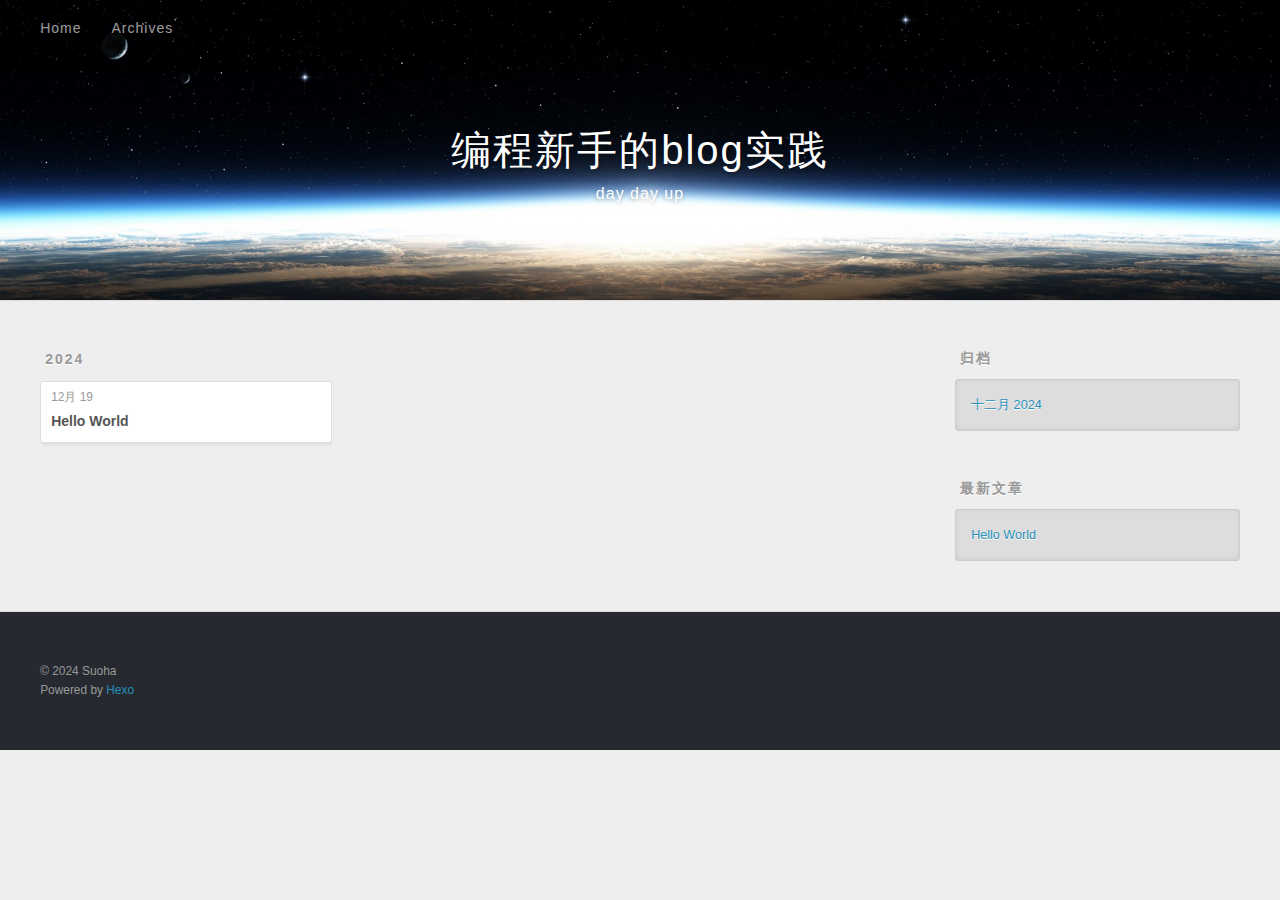
<file: archives/index.html>
<!DOCTYPE html>
<html>
<head>
  <meta charset="utf-8">
  
  
  <title>归档 | 编程新手的blog实践</title>
  <meta name="viewport" content="width=device-width, initial-scale=1, shrink-to-fit=no">
  <meta property="og:type" content="website">
<meta property="og:title" content="编程新手的blog实践">
<meta property="og:url" content="http://example.com/archives/index.html">
<meta property="og:site_name" content="编程新手的blog实践">
<meta property="og:locale" content="zh_CN">
<meta property="article:author" content="Suoha">
<meta name="twitter:card" content="summary">
  
    <link rel="alternate" href="/atom.xml" title="编程新手的blog实践" type="application/atom+xml">
  
  
    <link rel="shortcut icon" href="/favicon.png">
  
  
  
<link rel="stylesheet" href="/css/style.css">

  
    
<link rel="stylesheet" href="/fancybox/jquery.fancybox.min.css">

  
  
<meta name="generator" content="Hexo 7.3.0"></head>

<body>
  <div id="container">
    <div id="wrap">
      <header id="header">
  <div id="banner"></div>
  <div id="header-outer" class="outer">
    <div id="header-title" class="inner">
      <h1 id="logo-wrap">
        <a href="/" id="logo">编程新手的blog实践</a>
      </h1>
      
        <h2 id="subtitle-wrap">
          <a href="/" id="subtitle">day day up</a>
        </h2>
      
    </div>
    <div id="header-inner" class="inner">
      <nav id="main-nav">
        <a id="main-nav-toggle" class="nav-icon"><span class="fa fa-bars"></span></a>
        
          <a class="main-nav-link" href="/">Home</a>
        
          <a class="main-nav-link" href="/archives">Archives</a>
        
      </nav>
      <nav id="sub-nav">
        
        
          <a class="nav-icon" href="/atom.xml" title="RSS 订阅"><span class="fa fa-rss"></span></a>
        
        <a class="nav-icon nav-search-btn" title="搜索"><span class="fa fa-search"></span></a>
      </nav>
      <div id="search-form-wrap">
        <form action="//google.com/search" method="get" accept-charset="UTF-8" class="search-form"><input type="search" name="q" class="search-form-input" placeholder="搜索"><button type="submit" class="search-form-submit">&#xF002;</button><input type="hidden" name="sitesearch" value="http://example.com"></form>
      </div>
    </div>
  </div>
</header>

      <div class="outer">
        <section id="main">
  
  
    
    
      
      
      <section class="archives-wrap">
        <div class="archive-year-wrap">
          <a href="/archives/2024" class="archive-year">2024</a>
        </div>
        <div class="archives">
    
    <article class="archive-article archive-type-post">
  <div class="archive-article-inner">
    <header class="archive-article-header">
      <a href="/2024/12/19/hello-world/" class="archive-article-date">
  <time class="dt-published" datetime="2024-12-19T09:12:48.863Z" itemprop="datePublished">12月 19</time>
</a>
      
  
    <h1 itemprop="name">
      <a class="archive-article-title" href="/2024/12/19/hello-world/">Hello World</a>
    </h1>
  

    </header>
  </div>
</article>
  
  
    </div></section>
  


</section>
        
          <aside id="sidebar">
  
    

  
    

  
    
  
    
  <div class="widget-wrap">
    <h3 class="widget-title">归档</h3>
    <div class="widget">
      <ul class="archive-list"><li class="archive-list-item"><a class="archive-list-link" href="/archives/2024/12/">十二月 2024</a></li></ul>
    </div>
  </div>


  
    
  <div class="widget-wrap">
    <h3 class="widget-title">最新文章</h3>
    <div class="widget">
      <ul>
        
          <li>
            <a href="/2024/12/19/hello-world/">Hello World</a>
          </li>
        
      </ul>
    </div>
  </div>

  
</aside>
        
      </div>
      <footer id="footer">
  
  <div class="outer">
    <div id="footer-info" class="inner">
      
      &copy; 2024 Suoha<br>
      Powered by <a href="https://hexo.io/" target="_blank">Hexo</a>
    </div>
  </div>
</footer>

    </div>
    <nav id="mobile-nav">
  
    <a href="/" class="mobile-nav-link">Home</a>
  
    <a href="/archives" class="mobile-nav-link">Archives</a>
  
</nav>
    


<script src="/js/jquery-3.6.4.min.js"></script>



  
<script src="/fancybox/jquery.fancybox.min.js"></script>




<script src="/js/script.js"></script>





  </div>
</body>
</html>
</file>
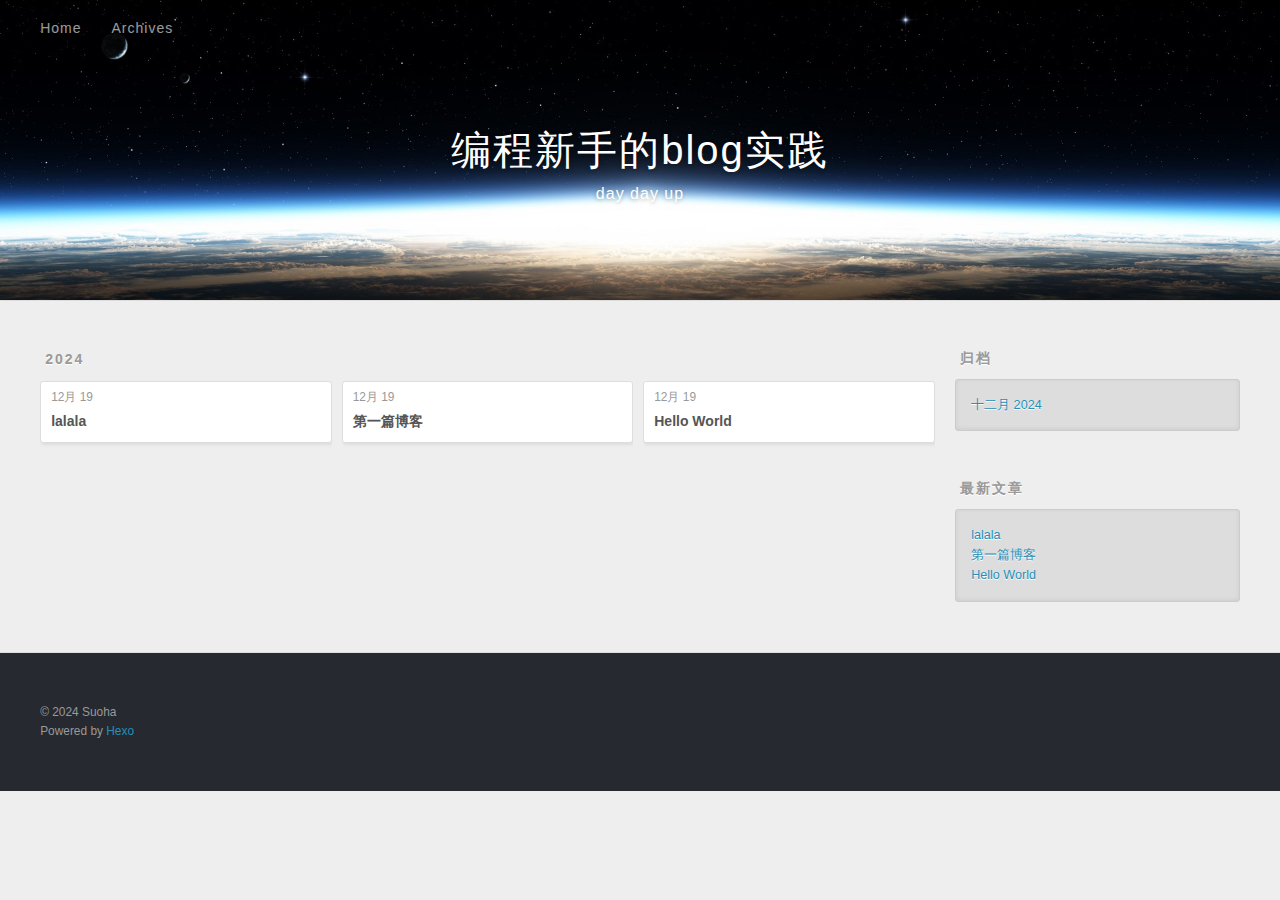
<file: archives/2024/index.html>
<!DOCTYPE html>
<html>
<head>
  <meta charset="utf-8">
  
  
  <title>归档: 2024 | 编程新手的blog实践</title>
  <meta name="viewport" content="width=device-width, initial-scale=1, shrink-to-fit=no">
  <meta property="og:type" content="website">
<meta property="og:title" content="编程新手的blog实践">
<meta property="og:url" content="http://example.com/archives/2024/index.html">
<meta property="og:site_name" content="编程新手的blog实践">
<meta property="og:locale" content="zh_CN">
<meta property="article:author" content="Suoha">
<meta name="twitter:card" content="summary">
  
    <link rel="alternate" href="/atom.xml" title="编程新手的blog实践" type="application/atom+xml">
  
  
    <link rel="shortcut icon" href="/favicon.png">
  
  
  
<link rel="stylesheet" href="/css/style.css">

  
    
<link rel="stylesheet" href="/fancybox/jquery.fancybox.min.css">

  
  
<meta name="generator" content="Hexo 7.3.0"></head>

<body>
  <div id="container">
    <div id="wrap">
      <header id="header">
  <div id="banner"></div>
  <div id="header-outer" class="outer">
    <div id="header-title" class="inner">
      <h1 id="logo-wrap">
        <a href="/" id="logo">编程新手的blog实践</a>
      </h1>
      
        <h2 id="subtitle-wrap">
          <a href="/" id="subtitle">day day up</a>
        </h2>
      
    </div>
    <div id="header-inner" class="inner">
      <nav id="main-nav">
        <a id="main-nav-toggle" class="nav-icon"><span class="fa fa-bars"></span></a>
        
          <a class="main-nav-link" href="/">Home</a>
        
          <a class="main-nav-link" href="/archives">Archives</a>
        
      </nav>
      <nav id="sub-nav">
        
        
          <a class="nav-icon" href="/atom.xml" title="RSS 订阅"><span class="fa fa-rss"></span></a>
        
        <a class="nav-icon nav-search-btn" title="搜索"><span class="fa fa-search"></span></a>
      </nav>
      <div id="search-form-wrap">
        <form action="//google.com/search" method="get" accept-charset="UTF-8" class="search-form"><input type="search" name="q" class="search-form-input" placeholder="搜索"><button type="submit" class="search-form-submit">&#xF002;</button><input type="hidden" name="sitesearch" value="http://example.com"></form>
      </div>
    </div>
  </div>
</header>

      <div class="outer">
        <section id="main">
  
  
    
    
      
      
      <section class="archives-wrap">
        <div class="archive-year-wrap">
          <a href="/archives/2024" class="archive-year">2024</a>
        </div>
        <div class="archives">
    
    <article class="archive-article archive-type-post">
  <div class="archive-article-inner">
    <header class="archive-article-header">
      <a href="/2024/12/19/lalala/" class="archive-article-date">
  <time class="dt-published" datetime="2024-12-19T10:05:43.000Z" itemprop="datePublished">12月 19</time>
</a>
      
  
    <h1 itemprop="name">
      <a class="archive-article-title" href="/2024/12/19/lalala/">lalala</a>
    </h1>
  

    </header>
  </div>
</article>
  
    
    
    <article class="archive-article archive-type-post">
  <div class="archive-article-inner">
    <header class="archive-article-header">
      <a href="/2024/12/19/%E7%AC%AC%E4%B8%80%E7%AF%87%E5%8D%9A%E5%AE%A2/" class="archive-article-date">
  <time class="dt-published" datetime="2024-12-19T09:49:51.898Z" itemprop="datePublished">12月 19</time>
</a>
      
  
    <h1 itemprop="name">
      <a class="archive-article-title" href="/2024/12/19/%E7%AC%AC%E4%B8%80%E7%AF%87%E5%8D%9A%E5%AE%A2/">第一篇博客</a>
    </h1>
  

    </header>
  </div>
</article>
  
    
    
    <article class="archive-article archive-type-post">
  <div class="archive-article-inner">
    <header class="archive-article-header">
      <a href="/2024/12/19/hello-world/" class="archive-article-date">
  <time class="dt-published" datetime="2024-12-19T09:12:48.863Z" itemprop="datePublished">12月 19</time>
</a>
      
  
    <h1 itemprop="name">
      <a class="archive-article-title" href="/2024/12/19/hello-world/">Hello World</a>
    </h1>
  

    </header>
  </div>
</article>
  
  
    </div></section>
  


</section>
        
          <aside id="sidebar">
  
    

  
    

  
    
  
    
  <div class="widget-wrap">
    <h3 class="widget-title">归档</h3>
    <div class="widget">
      <ul class="archive-list"><li class="archive-list-item"><a class="archive-list-link" href="/archives/2024/12/">十二月 2024</a></li></ul>
    </div>
  </div>


  
    
  <div class="widget-wrap">
    <h3 class="widget-title">最新文章</h3>
    <div class="widget">
      <ul>
        
          <li>
            <a href="/2024/12/19/lalala/">lalala</a>
          </li>
        
          <li>
            <a href="/2024/12/19/%E7%AC%AC%E4%B8%80%E7%AF%87%E5%8D%9A%E5%AE%A2/">第一篇博客</a>
          </li>
        
          <li>
            <a href="/2024/12/19/hello-world/">Hello World</a>
          </li>
        
      </ul>
    </div>
  </div>

  
</aside>
        
      </div>
      <footer id="footer">
  
  <div class="outer">
    <div id="footer-info" class="inner">
      
      &copy; 2024 Suoha<br>
      Powered by <a href="https://hexo.io/" target="_blank">Hexo</a>
    </div>
  </div>
</footer>

    </div>
    <nav id="mobile-nav">
  
    <a href="/" class="mobile-nav-link">Home</a>
  
    <a href="/archives" class="mobile-nav-link">Archives</a>
  
</nav>
    


<script src="/js/jquery-3.6.4.min.js"></script>



  
<script src="/fancybox/jquery.fancybox.min.js"></script>




<script src="/js/script.js"></script>





  </div>
</body>
</html>
</file>
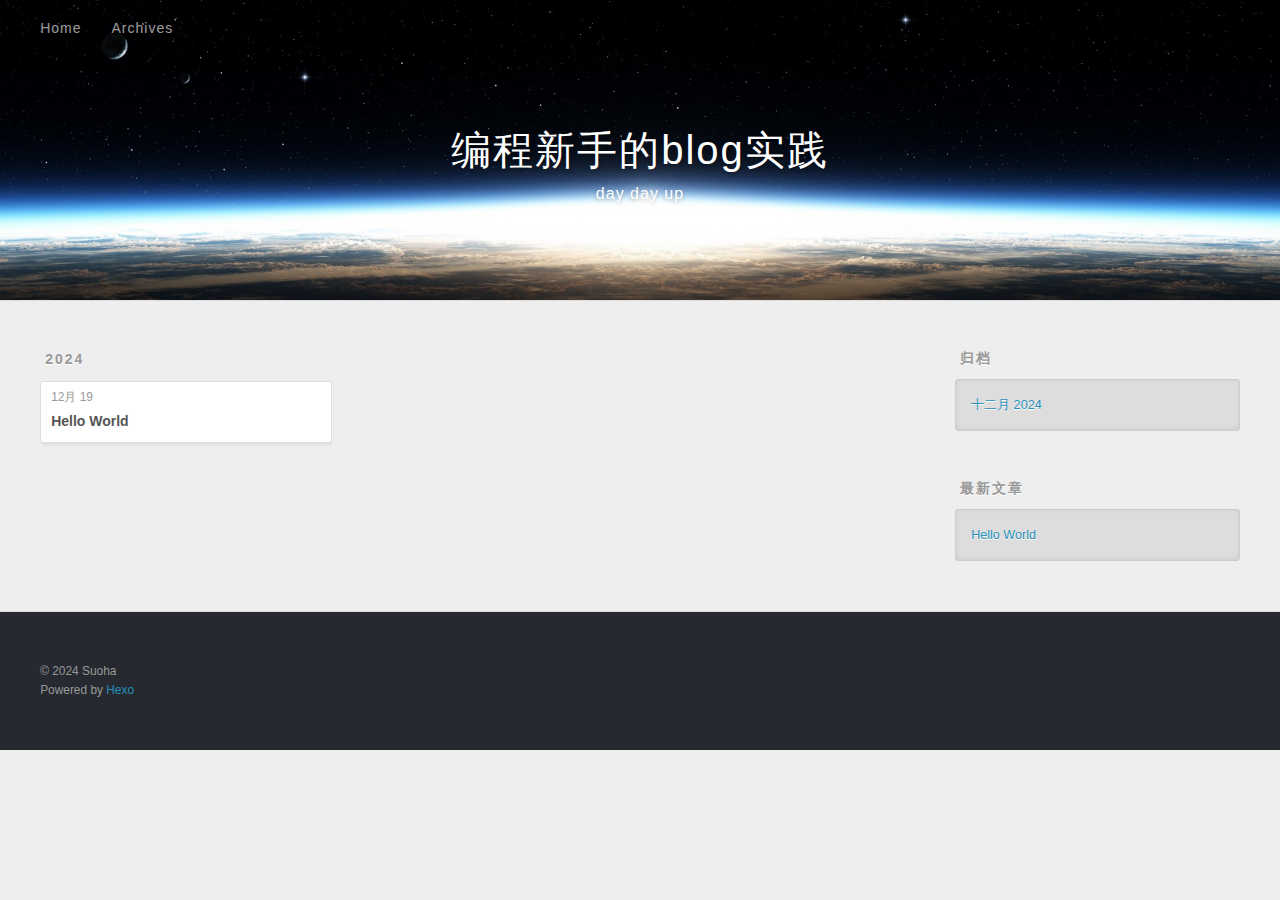
<file: archives/2024/12/index.html>
<!DOCTYPE html>
<html>
<head>
  <meta charset="utf-8">
  
  
  <title>归档: 2024/12 | 编程新手的blog实践</title>
  <meta name="viewport" content="width=device-width, initial-scale=1, shrink-to-fit=no">
  <meta property="og:type" content="website">
<meta property="og:title" content="编程新手的blog实践">
<meta property="og:url" content="http://example.com/archives/2024/12/index.html">
<meta property="og:site_name" content="编程新手的blog实践">
<meta property="og:locale" content="zh_CN">
<meta property="article:author" content="Suoha">
<meta name="twitter:card" content="summary">
  
    <link rel="alternate" href="/atom.xml" title="编程新手的blog实践" type="application/atom+xml">
  
  
    <link rel="shortcut icon" href="/favicon.png">
  
  
  
<link rel="stylesheet" href="/css/style.css">

  
    
<link rel="stylesheet" href="/fancybox/jquery.fancybox.min.css">

  
  
<meta name="generator" content="Hexo 7.3.0"></head>

<body>
  <div id="container">
    <div id="wrap">
      <header id="header">
  <div id="banner"></div>
  <div id="header-outer" class="outer">
    <div id="header-title" class="inner">
      <h1 id="logo-wrap">
        <a href="/" id="logo">编程新手的blog实践</a>
      </h1>
      
        <h2 id="subtitle-wrap">
          <a href="/" id="subtitle">day day up</a>
        </h2>
      
    </div>
    <div id="header-inner" class="inner">
      <nav id="main-nav">
        <a id="main-nav-toggle" class="nav-icon"><span class="fa fa-bars"></span></a>
        
          <a class="main-nav-link" href="/">Home</a>
        
          <a class="main-nav-link" href="/archives">Archives</a>
        
      </nav>
      <nav id="sub-nav">
        
        
          <a class="nav-icon" href="/atom.xml" title="RSS 订阅"><span class="fa fa-rss"></span></a>
        
        <a class="nav-icon nav-search-btn" title="搜索"><span class="fa fa-search"></span></a>
      </nav>
      <div id="search-form-wrap">
        <form action="//google.com/search" method="get" accept-charset="UTF-8" class="search-form"><input type="search" name="q" class="search-form-input" placeholder="搜索"><button type="submit" class="search-form-submit">&#xF002;</button><input type="hidden" name="sitesearch" value="http://example.com"></form>
      </div>
    </div>
  </div>
</header>

      <div class="outer">
        <section id="main">
  
  
    
    
      
      
      <section class="archives-wrap">
        <div class="archive-year-wrap">
          <a href="/archives/2024" class="archive-year">2024</a>
        </div>
        <div class="archives">
    
    <article class="archive-article archive-type-post">
  <div class="archive-article-inner">
    <header class="archive-article-header">
      <a href="/2024/12/19/hello-world/" class="archive-article-date">
  <time class="dt-published" datetime="2024-12-19T09:12:48.863Z" itemprop="datePublished">12月 19</time>
</a>
      
  
    <h1 itemprop="name">
      <a class="archive-article-title" href="/2024/12/19/hello-world/">Hello World</a>
    </h1>
  

    </header>
  </div>
</article>
  
  
    </div></section>
  


</section>
        
          <aside id="sidebar">
  
    

  
    

  
    
  
    
  <div class="widget-wrap">
    <h3 class="widget-title">归档</h3>
    <div class="widget">
      <ul class="archive-list"><li class="archive-list-item"><a class="archive-list-link" href="/archives/2024/12/">十二月 2024</a></li></ul>
    </div>
  </div>


  
    
  <div class="widget-wrap">
    <h3 class="widget-title">最新文章</h3>
    <div class="widget">
      <ul>
        
          <li>
            <a href="/2024/12/19/hello-world/">Hello World</a>
          </li>
        
      </ul>
    </div>
  </div>

  
</aside>
        
      </div>
      <footer id="footer">
  
  <div class="outer">
    <div id="footer-info" class="inner">
      
      &copy; 2024 Suoha<br>
      Powered by <a href="https://hexo.io/" target="_blank">Hexo</a>
    </div>
  </div>
</footer>

    </div>
    <nav id="mobile-nav">
  
    <a href="/" class="mobile-nav-link">Home</a>
  
    <a href="/archives" class="mobile-nav-link">Archives</a>
  
</nav>
    


<script src="/js/jquery-3.6.4.min.js"></script>



  
<script src="/fancybox/jquery.fancybox.min.js"></script>




<script src="/js/script.js"></script>





  </div>
</body>
</html>
</file>
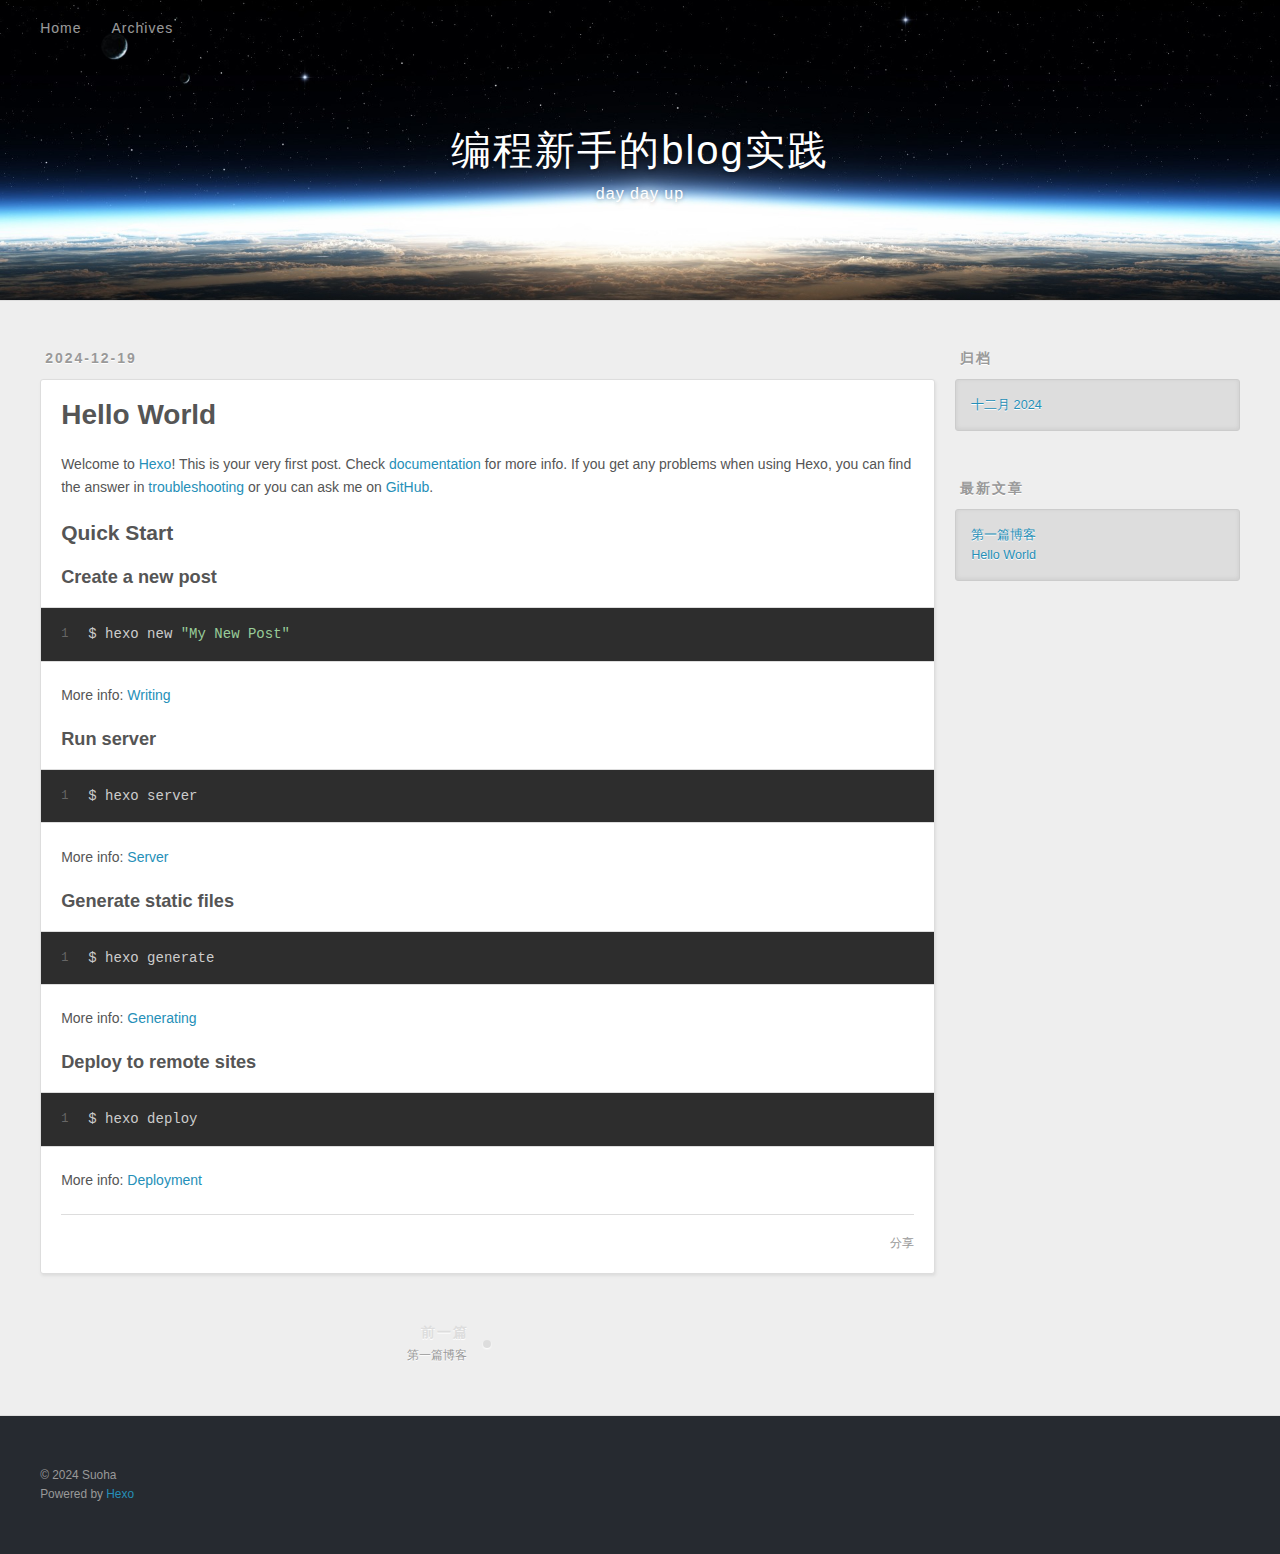
<file: 2024/12/19/hello-world/index.html>
<!DOCTYPE html>
<html>
<head>
  <meta charset="utf-8">
  
  
  <title>Hello World | 编程新手的blog实践</title>
  <meta name="viewport" content="width=device-width, initial-scale=1, shrink-to-fit=no">
  <meta name="description" content="Welcome to Hexo! This is your very first post. Check documentation for more info. If you get any problems when using Hexo, you can find the answer in troubleshooting or you can ask me on GitHub. Quick">
<meta property="og:type" content="article">
<meta property="og:title" content="Hello World">
<meta property="og:url" content="http://example.com/2024/12/19/hello-world/index.html">
<meta property="og:site_name" content="编程新手的blog实践">
<meta property="og:description" content="Welcome to Hexo! This is your very first post. Check documentation for more info. If you get any problems when using Hexo, you can find the answer in troubleshooting or you can ask me on GitHub. Quick">
<meta property="og:locale" content="zh_CN">
<meta property="article:published_time" content="2024-12-19T09:12:48.863Z">
<meta property="article:modified_time" content="2024-12-19T09:12:48.863Z">
<meta property="article:author" content="Suoha">
<meta name="twitter:card" content="summary">
  
    <link rel="alternate" href="/atom.xml" title="编程新手的blog实践" type="application/atom+xml">
  
  
    <link rel="shortcut icon" href="/favicon.png">
  
  
  
<link rel="stylesheet" href="/css/style.css">

  
    
<link rel="stylesheet" href="/fancybox/jquery.fancybox.min.css">

  
  
<meta name="generator" content="Hexo 7.3.0"></head>

<body>
  <div id="container">
    <div id="wrap">
      <header id="header">
  <div id="banner"></div>
  <div id="header-outer" class="outer">
    <div id="header-title" class="inner">
      <h1 id="logo-wrap">
        <a href="/" id="logo">编程新手的blog实践</a>
      </h1>
      
        <h2 id="subtitle-wrap">
          <a href="/" id="subtitle">day day up</a>
        </h2>
      
    </div>
    <div id="header-inner" class="inner">
      <nav id="main-nav">
        <a id="main-nav-toggle" class="nav-icon"><span class="fa fa-bars"></span></a>
        
          <a class="main-nav-link" href="/">Home</a>
        
          <a class="main-nav-link" href="/archives">Archives</a>
        
      </nav>
      <nav id="sub-nav">
        
        
          <a class="nav-icon" href="/atom.xml" title="RSS 订阅"><span class="fa fa-rss"></span></a>
        
        <a class="nav-icon nav-search-btn" title="搜索"><span class="fa fa-search"></span></a>
      </nav>
      <div id="search-form-wrap">
        <form action="//google.com/search" method="get" accept-charset="UTF-8" class="search-form"><input type="search" name="q" class="search-form-input" placeholder="搜索"><button type="submit" class="search-form-submit">&#xF002;</button><input type="hidden" name="sitesearch" value="http://example.com"></form>
      </div>
    </div>
  </div>
</header>

      <div class="outer">
        <section id="main"><article id="post-hello-world" class="h-entry article article-type-post" itemprop="blogPost" itemscope itemtype="https://schema.org/BlogPosting">
  <div class="article-meta">
    <a href="/2024/12/19/hello-world/" class="article-date">
  <time class="dt-published" datetime="2024-12-19T09:12:48.863Z" itemprop="datePublished">2024-12-19</time>
</a>
    
  </div>
  <div class="article-inner">
    
    
      <header class="article-header">
        
  
    <h1 class="p-name article-title" itemprop="headline name">
      Hello World
    </h1>
  

      </header>
    
    <div class="e-content article-entry" itemprop="articleBody">
      
        <p>Welcome to <a target="_blank" rel="noopener" href="https://hexo.io/">Hexo</a>! This is your very first post. Check <a target="_blank" rel="noopener" href="https://hexo.io/docs/">documentation</a> for more info. If you get any problems when using Hexo, you can find the answer in <a target="_blank" rel="noopener" href="https://hexo.io/docs/troubleshooting.html">troubleshooting</a> or you can ask me on <a target="_blank" rel="noopener" href="https://github.com/hexojs/hexo/issues">GitHub</a>.</p>
<h2 id="Quick-Start"><a href="#Quick-Start" class="headerlink" title="Quick Start"></a>Quick Start</h2><h3 id="Create-a-new-post"><a href="#Create-a-new-post" class="headerlink" title="Create a new post"></a>Create a new post</h3><figure class="highlight bash"><table><tr><td class="gutter"><pre><span class="line">1</span><br></pre></td><td class="code"><pre><span class="line">$ hexo new <span class="string">&quot;My New Post&quot;</span></span><br></pre></td></tr></table></figure>

<p>More info: <a target="_blank" rel="noopener" href="https://hexo.io/docs/writing.html">Writing</a></p>
<h3 id="Run-server"><a href="#Run-server" class="headerlink" title="Run server"></a>Run server</h3><figure class="highlight bash"><table><tr><td class="gutter"><pre><span class="line">1</span><br></pre></td><td class="code"><pre><span class="line">$ hexo server</span><br></pre></td></tr></table></figure>

<p>More info: <a target="_blank" rel="noopener" href="https://hexo.io/docs/server.html">Server</a></p>
<h3 id="Generate-static-files"><a href="#Generate-static-files" class="headerlink" title="Generate static files"></a>Generate static files</h3><figure class="highlight bash"><table><tr><td class="gutter"><pre><span class="line">1</span><br></pre></td><td class="code"><pre><span class="line">$ hexo generate</span><br></pre></td></tr></table></figure>

<p>More info: <a target="_blank" rel="noopener" href="https://hexo.io/docs/generating.html">Generating</a></p>
<h3 id="Deploy-to-remote-sites"><a href="#Deploy-to-remote-sites" class="headerlink" title="Deploy to remote sites"></a>Deploy to remote sites</h3><figure class="highlight bash"><table><tr><td class="gutter"><pre><span class="line">1</span><br></pre></td><td class="code"><pre><span class="line">$ hexo deploy</span><br></pre></td></tr></table></figure>

<p>More info: <a target="_blank" rel="noopener" href="https://hexo.io/docs/one-command-deployment.html">Deployment</a></p>

      
    </div>
    <footer class="article-footer">
      <a data-url="http://example.com/2024/12/19/hello-world/" data-id="cm4v3xu1y00006o9o7dn8du4d" data-title="Hello World" class="article-share-link"><span class="fa fa-share">分享</span></a>
      
      
      
    </footer>
  </div>
  
    
<nav id="article-nav">
  
    <a href="/2024/12/19/%E7%AC%AC%E4%B8%80%E7%AF%87%E5%8D%9A%E5%AE%A2/" id="article-nav-newer" class="article-nav-link-wrap">
      <strong class="article-nav-caption">前一篇</strong>
      <div class="article-nav-title">
        
          第一篇博客
        
      </div>
    </a>
  
  
</nav>

  
</article>


</section>
        
          <aside id="sidebar">
  
    

  
    

  
    
  
    
  <div class="widget-wrap">
    <h3 class="widget-title">归档</h3>
    <div class="widget">
      <ul class="archive-list"><li class="archive-list-item"><a class="archive-list-link" href="/archives/2024/12/">十二月 2024</a></li></ul>
    </div>
  </div>


  
    
  <div class="widget-wrap">
    <h3 class="widget-title">最新文章</h3>
    <div class="widget">
      <ul>
        
          <li>
            <a href="/2024/12/19/%E7%AC%AC%E4%B8%80%E7%AF%87%E5%8D%9A%E5%AE%A2/">第一篇博客</a>
          </li>
        
          <li>
            <a href="/2024/12/19/hello-world/">Hello World</a>
          </li>
        
      </ul>
    </div>
  </div>

  
</aside>
        
      </div>
      <footer id="footer">
  
  <div class="outer">
    <div id="footer-info" class="inner">
      
      &copy; 2024 Suoha<br>
      Powered by <a href="https://hexo.io/" target="_blank">Hexo</a>
    </div>
  </div>
</footer>

    </div>
    <nav id="mobile-nav">
  
    <a href="/" class="mobile-nav-link">Home</a>
  
    <a href="/archives" class="mobile-nav-link">Archives</a>
  
</nav>
    


<script src="/js/jquery-3.6.4.min.js"></script>



  
<script src="/fancybox/jquery.fancybox.min.js"></script>




<script src="/js/script.js"></script>





  </div>
</body>
</html>
</file>
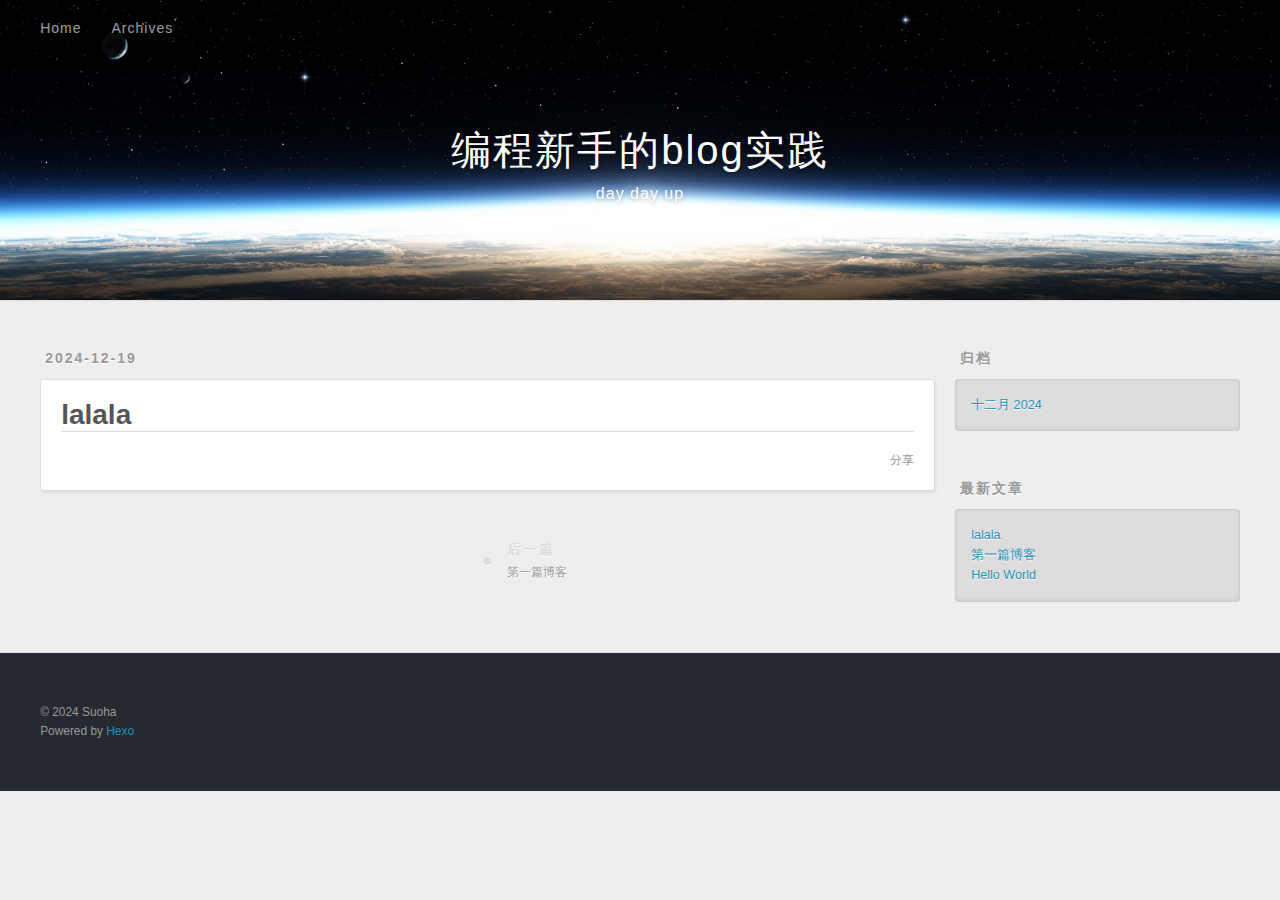
<file: 2024/12/19/lalala/index.html>
<!DOCTYPE html>
<html>
<head>
  <meta charset="utf-8">
  
  
  <title>lalala | 编程新手的blog实践</title>
  <meta name="viewport" content="width=device-width, initial-scale=1, shrink-to-fit=no">
  <meta property="og:type" content="article">
<meta property="og:title" content="lalala">
<meta property="og:url" content="http://example.com/2024/12/19/lalala/index.html">
<meta property="og:site_name" content="编程新手的blog实践">
<meta property="og:locale" content="zh_CN">
<meta property="article:published_time" content="2024-12-19T10:05:43.000Z">
<meta property="article:modified_time" content="2024-12-19T10:05:43.653Z">
<meta property="article:author" content="Suoha">
<meta name="twitter:card" content="summary">
  
    <link rel="alternate" href="/atom.xml" title="编程新手的blog实践" type="application/atom+xml">
  
  
    <link rel="shortcut icon" href="/favicon.png">
  
  
  
<link rel="stylesheet" href="/css/style.css">

  
    
<link rel="stylesheet" href="/fancybox/jquery.fancybox.min.css">

  
  
<meta name="generator" content="Hexo 7.3.0"></head>

<body>
  <div id="container">
    <div id="wrap">
      <header id="header">
  <div id="banner"></div>
  <div id="header-outer" class="outer">
    <div id="header-title" class="inner">
      <h1 id="logo-wrap">
        <a href="/" id="logo">编程新手的blog实践</a>
      </h1>
      
        <h2 id="subtitle-wrap">
          <a href="/" id="subtitle">day day up</a>
        </h2>
      
    </div>
    <div id="header-inner" class="inner">
      <nav id="main-nav">
        <a id="main-nav-toggle" class="nav-icon"><span class="fa fa-bars"></span></a>
        
          <a class="main-nav-link" href="/">Home</a>
        
          <a class="main-nav-link" href="/archives">Archives</a>
        
      </nav>
      <nav id="sub-nav">
        
        
          <a class="nav-icon" href="/atom.xml" title="RSS 订阅"><span class="fa fa-rss"></span></a>
        
        <a class="nav-icon nav-search-btn" title="搜索"><span class="fa fa-search"></span></a>
      </nav>
      <div id="search-form-wrap">
        <form action="//google.com/search" method="get" accept-charset="UTF-8" class="search-form"><input type="search" name="q" class="search-form-input" placeholder="搜索"><button type="submit" class="search-form-submit">&#xF002;</button><input type="hidden" name="sitesearch" value="http://example.com"></form>
      </div>
    </div>
  </div>
</header>

      <div class="outer">
        <section id="main"><article id="post-lalala" class="h-entry article article-type-post" itemprop="blogPost" itemscope itemtype="https://schema.org/BlogPosting">
  <div class="article-meta">
    <a href="/2024/12/19/lalala/" class="article-date">
  <time class="dt-published" datetime="2024-12-19T10:05:43.000Z" itemprop="datePublished">2024-12-19</time>
</a>
    
  </div>
  <div class="article-inner">
    
    
      <header class="article-header">
        
  
    <h1 class="p-name article-title" itemprop="headline name">
      lalala
    </h1>
  

      </header>
    
    <div class="e-content article-entry" itemprop="articleBody">
      
        
      
    </div>
    <footer class="article-footer">
      <a data-url="http://example.com/2024/12/19/lalala/" data-id="cm4v5p0m90000a89o1w856qoj" data-title="lalala" class="article-share-link"><span class="fa fa-share">分享</span></a>
      
      
      
    </footer>
  </div>
  
    
<nav id="article-nav">
  
  
    <a href="/2024/12/19/%E7%AC%AC%E4%B8%80%E7%AF%87%E5%8D%9A%E5%AE%A2/" id="article-nav-older" class="article-nav-link-wrap">
      <strong class="article-nav-caption">后一篇</strong>
      <div class="article-nav-title">第一篇博客</div>
    </a>
  
</nav>

  
</article>


</section>
        
          <aside id="sidebar">
  
    

  
    

  
    
  
    
  <div class="widget-wrap">
    <h3 class="widget-title">归档</h3>
    <div class="widget">
      <ul class="archive-list"><li class="archive-list-item"><a class="archive-list-link" href="/archives/2024/12/">十二月 2024</a></li></ul>
    </div>
  </div>


  
    
  <div class="widget-wrap">
    <h3 class="widget-title">最新文章</h3>
    <div class="widget">
      <ul>
        
          <li>
            <a href="/2024/12/19/lalala/">lalala</a>
          </li>
        
          <li>
            <a href="/2024/12/19/%E7%AC%AC%E4%B8%80%E7%AF%87%E5%8D%9A%E5%AE%A2/">第一篇博客</a>
          </li>
        
          <li>
            <a href="/2024/12/19/hello-world/">Hello World</a>
          </li>
        
      </ul>
    </div>
  </div>

  
</aside>
        
      </div>
      <footer id="footer">
  
  <div class="outer">
    <div id="footer-info" class="inner">
      
      &copy; 2024 Suoha<br>
      Powered by <a href="https://hexo.io/" target="_blank">Hexo</a>
    </div>
  </div>
</footer>

    </div>
    <nav id="mobile-nav">
  
    <a href="/" class="mobile-nav-link">Home</a>
  
    <a href="/archives" class="mobile-nav-link">Archives</a>
  
</nav>
    


<script src="/js/jquery-3.6.4.min.js"></script>



  
<script src="/fancybox/jquery.fancybox.min.js"></script>




<script src="/js/script.js"></script>





  </div>
</body>
</html>
</file>
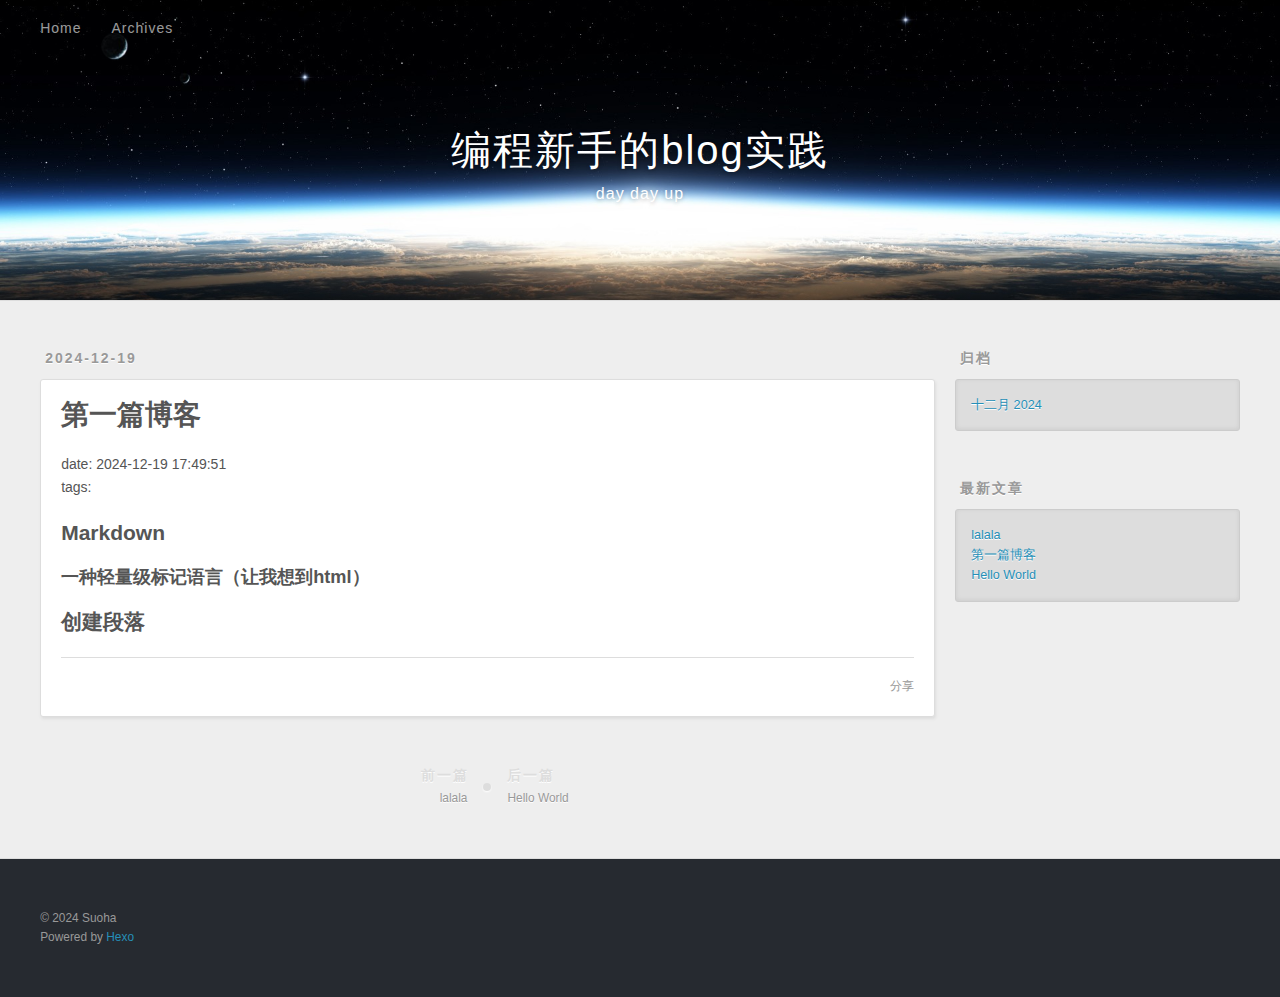
<file: 2024/12/19/第一篇博客/index.html>
<!DOCTYPE html>
<html>
<head>
  <meta charset="utf-8">
  
  
  <title>第一篇博客 | 编程新手的blog实践</title>
  <meta name="viewport" content="width=device-width, initial-scale=1, shrink-to-fit=no">
  <meta name="description" content="date: 2024-12-19 17:49:51tags: Markdown一种轻量级标记语言（让我想到html）创建段落">
<meta property="og:type" content="article">
<meta property="og:title" content="第一篇博客">
<meta property="og:url" content="http://example.com/2024/12/19/%E7%AC%AC%E4%B8%80%E7%AF%87%E5%8D%9A%E5%AE%A2/index.html">
<meta property="og:site_name" content="编程新手的blog实践">
<meta property="og:description" content="date: 2024-12-19 17:49:51tags: Markdown一种轻量级标记语言（让我想到html）创建段落">
<meta property="og:locale" content="zh_CN">
<meta property="article:published_time" content="2024-12-19T09:49:51.898Z">
<meta property="article:modified_time" content="2024-12-19T10:04:03.704Z">
<meta property="article:author" content="Suoha">
<meta name="twitter:card" content="summary">
  
    <link rel="alternate" href="/atom.xml" title="编程新手的blog实践" type="application/atom+xml">
  
  
    <link rel="shortcut icon" href="/favicon.png">
  
  
  
<link rel="stylesheet" href="/css/style.css">

  
    
<link rel="stylesheet" href="/fancybox/jquery.fancybox.min.css">

  
  
<meta name="generator" content="Hexo 7.3.0"></head>

<body>
  <div id="container">
    <div id="wrap">
      <header id="header">
  <div id="banner"></div>
  <div id="header-outer" class="outer">
    <div id="header-title" class="inner">
      <h1 id="logo-wrap">
        <a href="/" id="logo">编程新手的blog实践</a>
      </h1>
      
        <h2 id="subtitle-wrap">
          <a href="/" id="subtitle">day day up</a>
        </h2>
      
    </div>
    <div id="header-inner" class="inner">
      <nav id="main-nav">
        <a id="main-nav-toggle" class="nav-icon"><span class="fa fa-bars"></span></a>
        
          <a class="main-nav-link" href="/">Home</a>
        
          <a class="main-nav-link" href="/archives">Archives</a>
        
      </nav>
      <nav id="sub-nav">
        
        
          <a class="nav-icon" href="/atom.xml" title="RSS 订阅"><span class="fa fa-rss"></span></a>
        
        <a class="nav-icon nav-search-btn" title="搜索"><span class="fa fa-search"></span></a>
      </nav>
      <div id="search-form-wrap">
        <form action="//google.com/search" method="get" accept-charset="UTF-8" class="search-form"><input type="search" name="q" class="search-form-input" placeholder="搜索"><button type="submit" class="search-form-submit">&#xF002;</button><input type="hidden" name="sitesearch" value="http://example.com"></form>
      </div>
    </div>
  </div>
</header>

      <div class="outer">
        <section id="main"><article id="post-第一篇博客" class="h-entry article article-type-post" itemprop="blogPost" itemscope itemtype="https://schema.org/BlogPosting">
  <div class="article-meta">
    <a href="/2024/12/19/%E7%AC%AC%E4%B8%80%E7%AF%87%E5%8D%9A%E5%AE%A2/" class="article-date">
  <time class="dt-published" datetime="2024-12-19T09:49:51.898Z" itemprop="datePublished">2024-12-19</time>
</a>
    
  </div>
  <div class="article-inner">
    
    
      <header class="article-header">
        
  
    <h1 class="p-name article-title" itemprop="headline name">
      第一篇博客
    </h1>
  

      </header>
    
    <div class="e-content article-entry" itemprop="articleBody">
      
        <p>date: 2024-12-19 17:49:51<br>tags:</p>
<h2 id="Markdown"><a href="#Markdown" class="headerlink" title="Markdown"></a>Markdown</h2><h3 id="一种轻量级标记语言（让我想到html）"><a href="#一种轻量级标记语言（让我想到html）" class="headerlink" title="一种轻量级标记语言（让我想到html）"></a>一种轻量级标记语言（让我想到html）</h3><h2 id="创建段落"><a href="#创建段落" class="headerlink" title="创建段落"></a>创建段落</h2>
      
    </div>
    <footer class="article-footer">
      <a data-url="http://example.com/2024/12/19/%E7%AC%AC%E4%B8%80%E7%AF%87%E5%8D%9A%E5%AE%A2/" data-id="cm4v5n4xv00007o9o2yy03w03" data-title="第一篇博客" class="article-share-link"><span class="fa fa-share">分享</span></a>
      
      
      
    </footer>
  </div>
  
    
<nav id="article-nav">
  
    <a href="/2024/12/19/lalala/" id="article-nav-newer" class="article-nav-link-wrap">
      <strong class="article-nav-caption">前一篇</strong>
      <div class="article-nav-title">
        
          lalala
        
      </div>
    </a>
  
  
    <a href="/2024/12/19/hello-world/" id="article-nav-older" class="article-nav-link-wrap">
      <strong class="article-nav-caption">后一篇</strong>
      <div class="article-nav-title">Hello World</div>
    </a>
  
</nav>

  
</article>


</section>
        
          <aside id="sidebar">
  
    

  
    

  
    
  
    
  <div class="widget-wrap">
    <h3 class="widget-title">归档</h3>
    <div class="widget">
      <ul class="archive-list"><li class="archive-list-item"><a class="archive-list-link" href="/archives/2024/12/">十二月 2024</a></li></ul>
    </div>
  </div>


  
    
  <div class="widget-wrap">
    <h3 class="widget-title">最新文章</h3>
    <div class="widget">
      <ul>
        
          <li>
            <a href="/2024/12/19/lalala/">lalala</a>
          </li>
        
          <li>
            <a href="/2024/12/19/%E7%AC%AC%E4%B8%80%E7%AF%87%E5%8D%9A%E5%AE%A2/">第一篇博客</a>
          </li>
        
          <li>
            <a href="/2024/12/19/hello-world/">Hello World</a>
          </li>
        
      </ul>
    </div>
  </div>

  
</aside>
        
      </div>
      <footer id="footer">
  
  <div class="outer">
    <div id="footer-info" class="inner">
      
      &copy; 2024 Suoha<br>
      Powered by <a href="https://hexo.io/" target="_blank">Hexo</a>
    </div>
  </div>
</footer>

    </div>
    <nav id="mobile-nav">
  
    <a href="/" class="mobile-nav-link">Home</a>
  
    <a href="/archives" class="mobile-nav-link">Archives</a>
  
</nav>
    


<script src="/js/jquery-3.6.4.min.js"></script>



  
<script src="/fancybox/jquery.fancybox.min.js"></script>




<script src="/js/script.js"></script>





  </div>
</body>
</html>
</file>
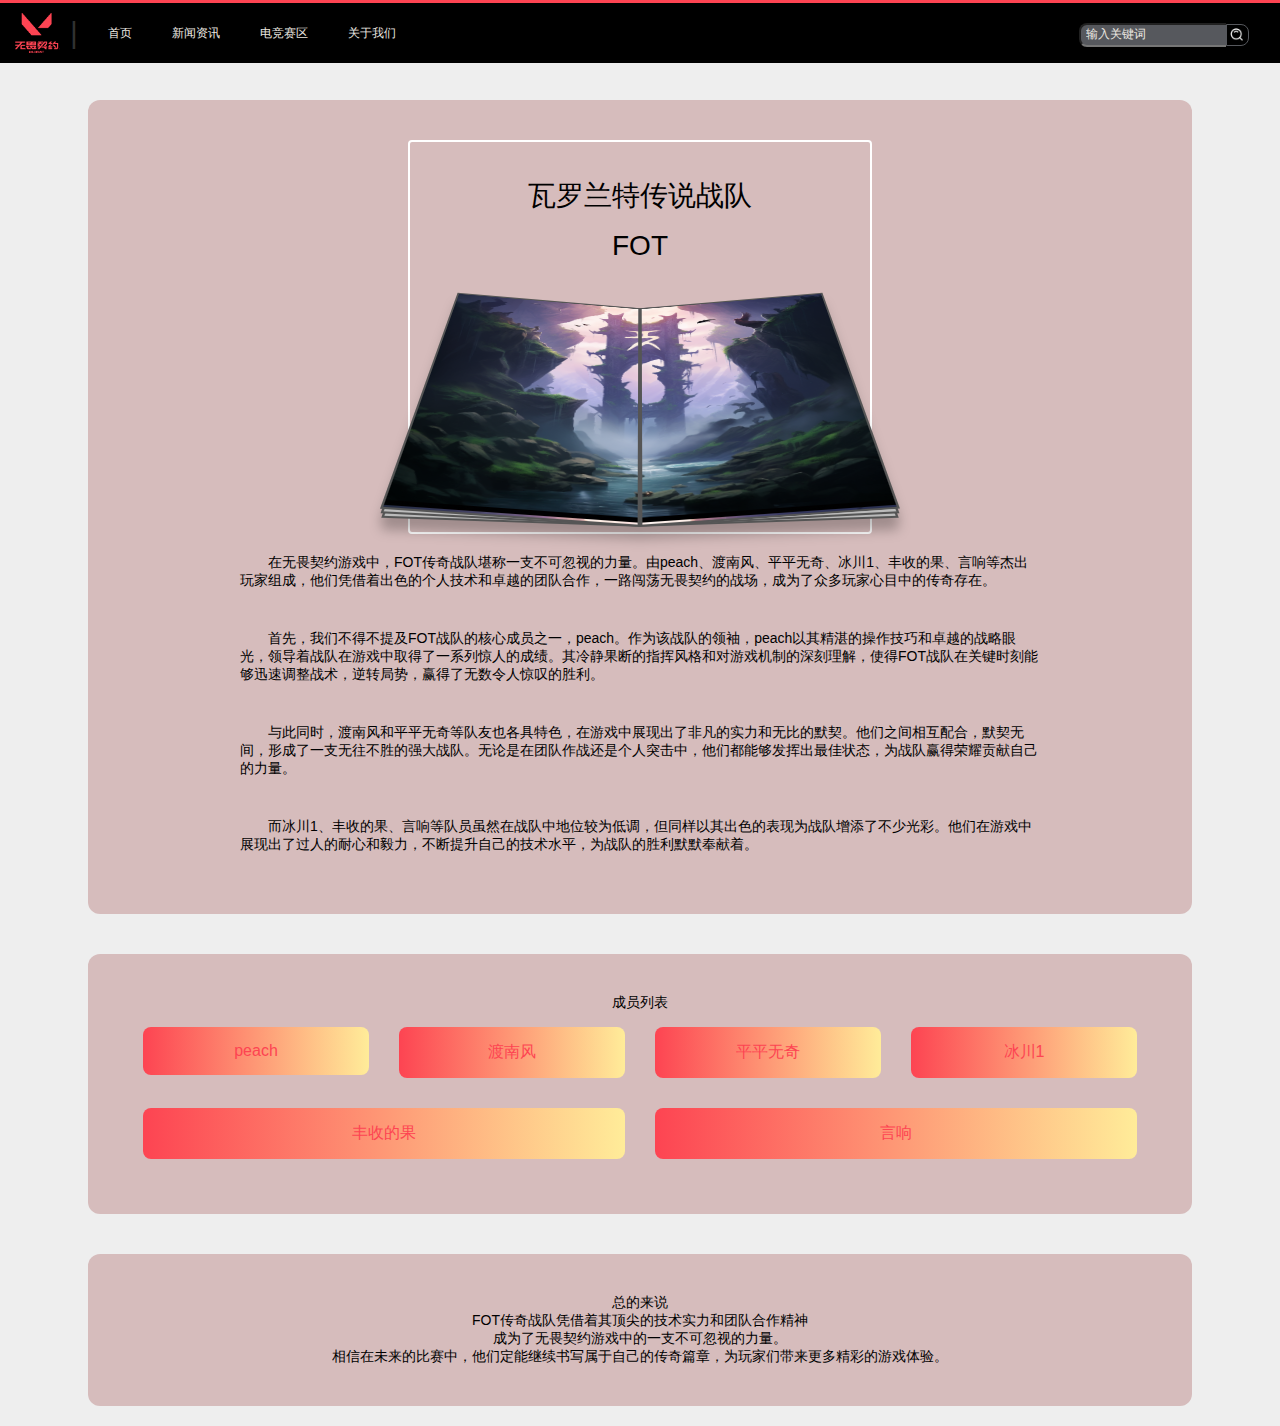
<file: 关于我们.html>
<!DOCTYPE html>
<html lang="en">

<head>
    <meta charset="UTF-8">
    <meta name="viewport" content="width=device-width, initial-scale=1.0">
    <title>Document</title>
    <link rel="stylesheet" type="text/css" href="css/导航.css">
    <link rel="stylesheet" type="text/css" href="css/社区互动.css">
    <link rel="stylesheet" href="css/style.css">
    <style>
        .back {
            width: 100%;
            background: -webkit-linear-gradient(left, #192B49, blue);
            height: 100%;
        }

        .bj {
            width: 444px;
            height: 320px;
            background-color: bisque;
        }
    </style>
</head>

<body>
    <div class="header w">
        <div class="logo">
            <img src="瓦/logo.png" alt="">
        </div>
        <div class="l">
            <em>|</em>
        </div>
        <div class="nav">
            <ul>
                <li><a href="index.html" id="a1">首页</a></li>
                <li><a href="新闻资讯.html" id="a2">新闻资讯</a></li>
                <li><a href="电竞赛区.html" id="a5">电竞赛区</a></li>
                <li><a href="关于我们.html" id="a4">关于我们</a></li>
                
            </ul>
        </div>
        <div class="search">
            <input type="text" value="输入关键词">
            <button></button>
        </div>
    </div>

    <main>
        <div class="box">
            
            
            <div class="container">
                <h1 class="title">
                瓦罗兰特传说战队
                </h1>
            <h2 class="title1">FOT</h2>
                <div class="book">
                    <div class="pages">
                        <div class="page"></div>
                        <div class="page"></div>
                        <div class="page"></div>
                        <div class="page"></div>
                        <div class="page"></div>
                        <div class="page"></div>
                    </div>
                </div>
                
            </div>
            
            
            <p> </p>
            <p></p>
            <p class="text">在无畏契约游戏中，FOT传奇战队堪称一支不可忽视的力量。由peach、渡南风、平平无奇、冰川1、丰收的果、言响等杰出玩家组成，他们凭借着出色的个人技术和卓越的团队合作，一路闯荡无畏契约的战场，成为了众多玩家心目中的传奇存在。</p>
            <p class="text">首先，我们不得不提及FOT战队的核心成员之一，peach。作为该战队的领袖，peach以其精湛的操作技巧和卓越的战略眼光，领导着战队在游戏中取得了一系列惊人的成绩。其冷静果断的指挥风格和对游戏机制的深刻理解，使得FOT战队在关键时刻能够迅速调整战术，逆转局势，赢得了无数令人惊叹的胜利。</p>
            <p class="text">与此同时，渡南风和平平无奇等队友也各具特色，在游戏中展现出了非凡的实力和无比的默契。他们之间相互配合，默契无间，形成了一支无往不胜的强大战队。无论是在团队作战还是个人突击中，他们都能够发挥出最佳状态，为战队赢得荣耀贡献自己的力量。</p>
            <p class="text">而冰川1、丰收的果、言响等队员虽然在战队中地位较为低调，但同样以其出色的表现为战队增添了不少光彩。他们在游戏中展现出了过人的耐心和毅力，不断提升自己的技术水平，为战队的胜利默默奉献着。</p>
        </div>
        <div class="box">
            <h2>成员列表</h2>
            <ul>
                <li><p title="天生的游戏王者">peach</p></li>
                <li><p title="传奇哨位选手">渡南风</p></li>
                <li><p title="头脑清晰的指挥者">平平无奇</p></li>
                <li><p title="备受瞩目的突破位选手">冰川1</p></li>
                <li><p title="默默付出的兜底大王">丰收的果</p></li>
                <li><p title="传奇教练：队友永远的精神支柱">言响</p></li>
            </ul>
        </div>
        <div class="box" class="cta">
            <h2>总的来说</h2>
            <p>FOT传奇战队凭借着其顶尖的技术实力和团队合作精神</p>
            <p>成为了无畏契约游戏中的一支不可忽视的力量。</p>
            <p> 相信在未来的比赛中，他们定能继续书写属于自己的传奇篇章，为玩家们带来更多精彩的游戏体验。</p>
            
        </div>
    </main>
</body>
</html>
</file>
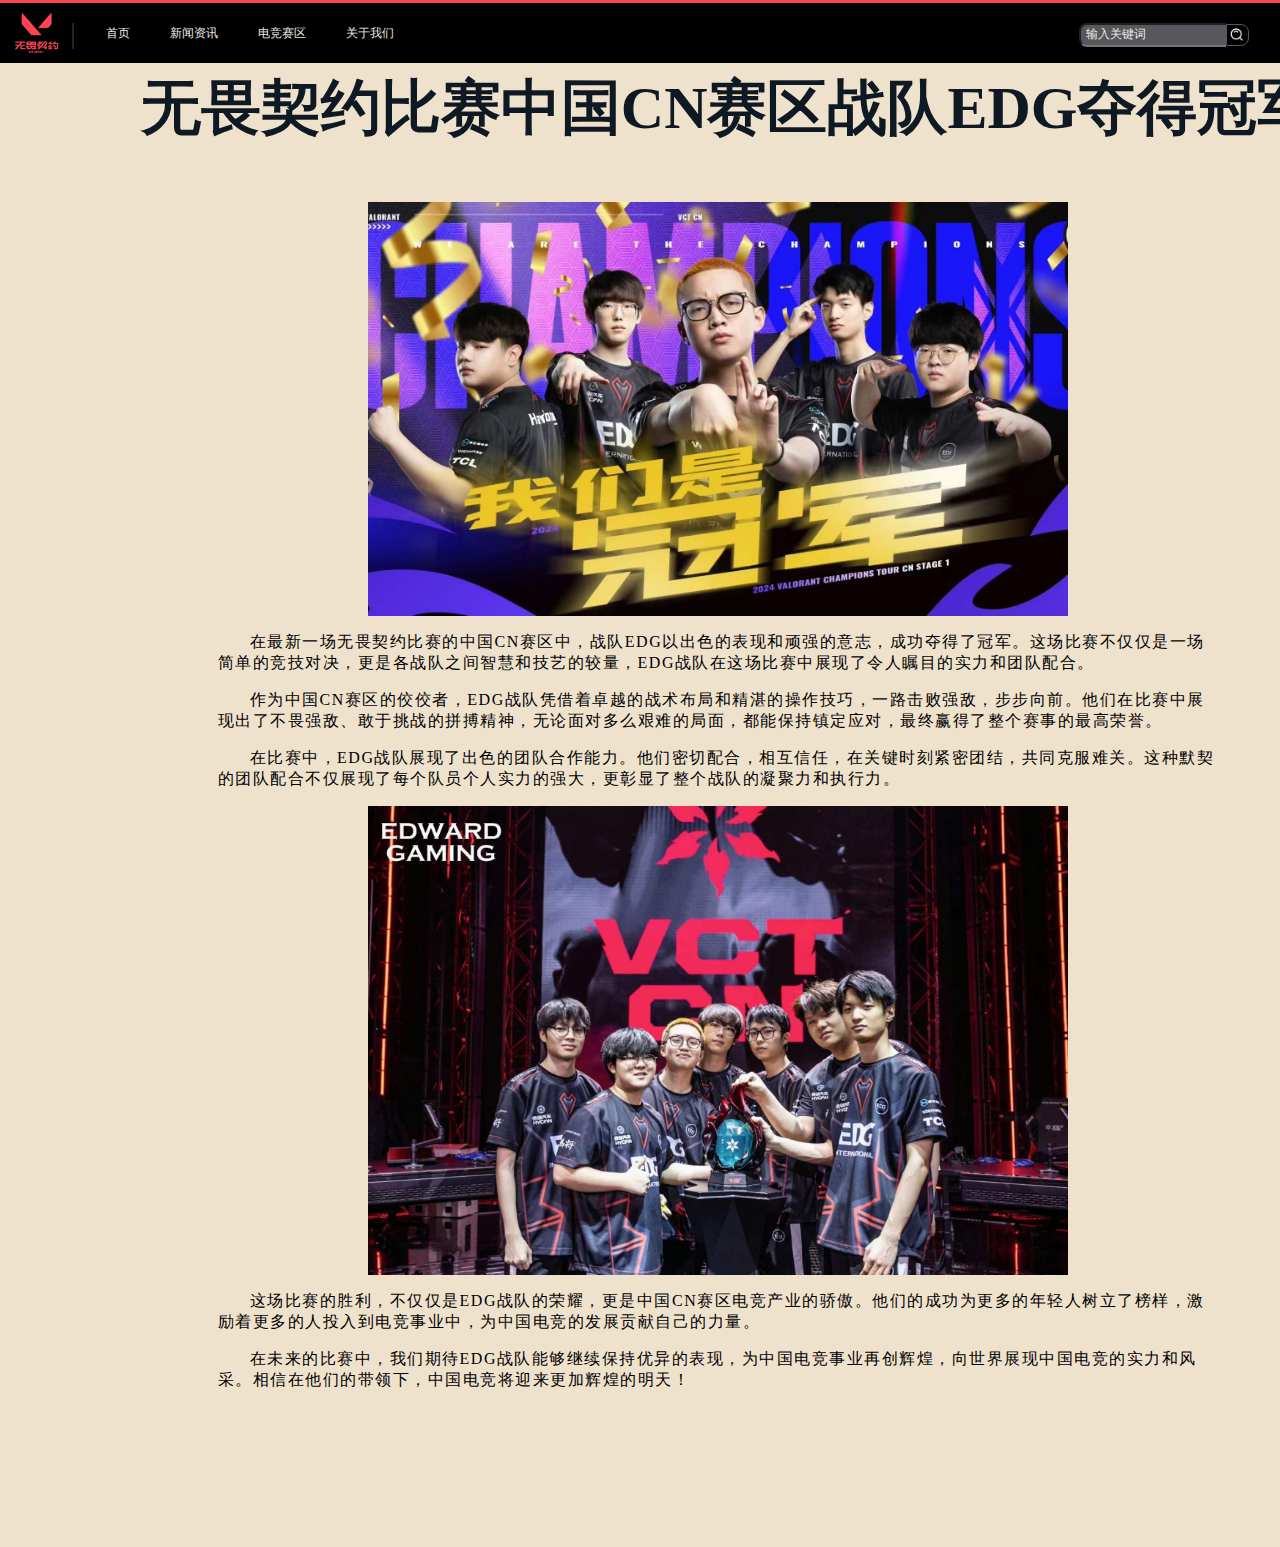
<file: 新闻-edg夺冠.html>
<!DOCTYPE html>
<html lang="en">

<head>
    <meta charset="UTF-8">
    <meta name="viewport" content="width=device-width, initial-scale=1.0">
    <title>Document</title>
    <link rel="stylesheet" type="text/css" href="css/导航.css">
    
    <style>
        .news-title {
    font-size: 60px;
    
    color: #0f1923;
    line-height: 88px;
    width: 100%;
    margin: 0 0 0 11%;
    /* text-align: center; */
}

.news-content {
    width: 1000px;
    margin-left: 17%;
    margin-top: 50px;
    padding-bottom: 40px;
    position: relative;
    letter-spacing: 1.5px;
}

.wrap{
    width: 100%;
    height: 100%;
    position: relative;
    overflow: hidden;

}

.wrapper{
    width:100%;
    overflow:hidden;
  

}   

.cont{
    padding-top: 64px;
    padding-bottom: 100px;
    background:  #efe2cc  ;
    position: relative;
  
    
}

p{
    display: block;
    margin-block-start: 1em;
    margin-block-end: 1em;
    margin-inline-start: 0px;
    margin-inline-end: 0px;

}

.cont .news-content img{
    max-width: 100%;
    height: 40%;
}


    </style>
</head>

<body>
    
    <div class="header w">
        <div class="logo">
            <img src="瓦/logo.png" alt="">
        </div>
        <div class="l">
            <em>|</em>
        </div>
        <div class="nav">
            <ul>
                <li><a href="index.html" id="a1">首页</a></li>
                <li><a href="新闻资讯.html" id="a2">新闻资讯</a></li>
                <li><a href="电竞赛区.html" id="a5">电竞赛区</a></li>
                <li><a href="关于我们.html" id="a4">关于我们</a></li>
                
            </ul>
        </div>
        <div class="search">
            <input type="text" value="输入关键词">
            <button></button>
        </div>
    </div>

    <main>
        <div class="wrapper" >
            <div class="wrap" >
                <div class="cont" >
                    <h3 class="news-title">无畏契约比赛中国CN赛区战队EDG夺得冠军</h3>
                    <div class="news-content">
                        <p>
                            <img src="瓦/新闻/我们是冠军.jpg"   width="700" height="293" style="display:block;margin-left:auto ;margin-right:auto;"  >    
                            </p>
                    <p style="text-indent:2em;">在最新一场无畏契约比赛的中国CN赛区中，战队EDG以出色的表现和顽强的意志，成功夺得了冠军。这场比赛不仅仅是一场简单的竞技对决，更是各战队之间智慧和技艺的较量，EDG战队在这场比赛中展现了令人瞩目的实力和团队配合。</p>
                    
                    <p style="text-indent:2em;">作为中国CN赛区的佼佼者，EDG战队凭借着卓越的战术布局和精湛的操作技巧，一路击败强敌，步步向前。他们在比赛中展现出了不畏强敌、敢于挑战的拼搏精神，无论面对多么艰难的局面，都能保持镇定应对，最终赢得了整个赛事的最高荣誉。</p>
                    <p style="text-indent:2em;">在比赛中，EDG战队展现了出色的团队合作能力。他们密切配合，相互信任，在关键时刻紧密团结，共同克服难关。这种默契的团队配合不仅展现了每个队员个人实力的强大，更彰显了整个战队的凝聚力和执行力。</p>
                    <p>
                        <img src="瓦/新闻/颁奖合照.jpg"   width="700" height="200" style="display:block;margin-left:auto ;margin-right:auto;"  >    
                        </p>
                    <p style="text-indent:2em;">这场比赛的胜利，不仅仅是EDG战队的荣耀，更是中国CN赛区电竞产业的骄傲。他们的成功为更多的年轻人树立了榜样，激励着更多的人投入到电竞事业中，为中国电竞的发展贡献自己的力量。</p>
                    
                    <p style="text-indent:2em;">在未来的比赛中，我们期待EDG战队能够继续保持优异的表现，为中国电竞事业再创辉煌，向世界展现中国电竞的实力和风采。相信在他们的带领下，中国电竞将迎来更加辉煌的明天！</p>
            
                    
                    </div>
                </div>
            </div>
        </div>
        
        
    </main>
</body>

</html>
</file>
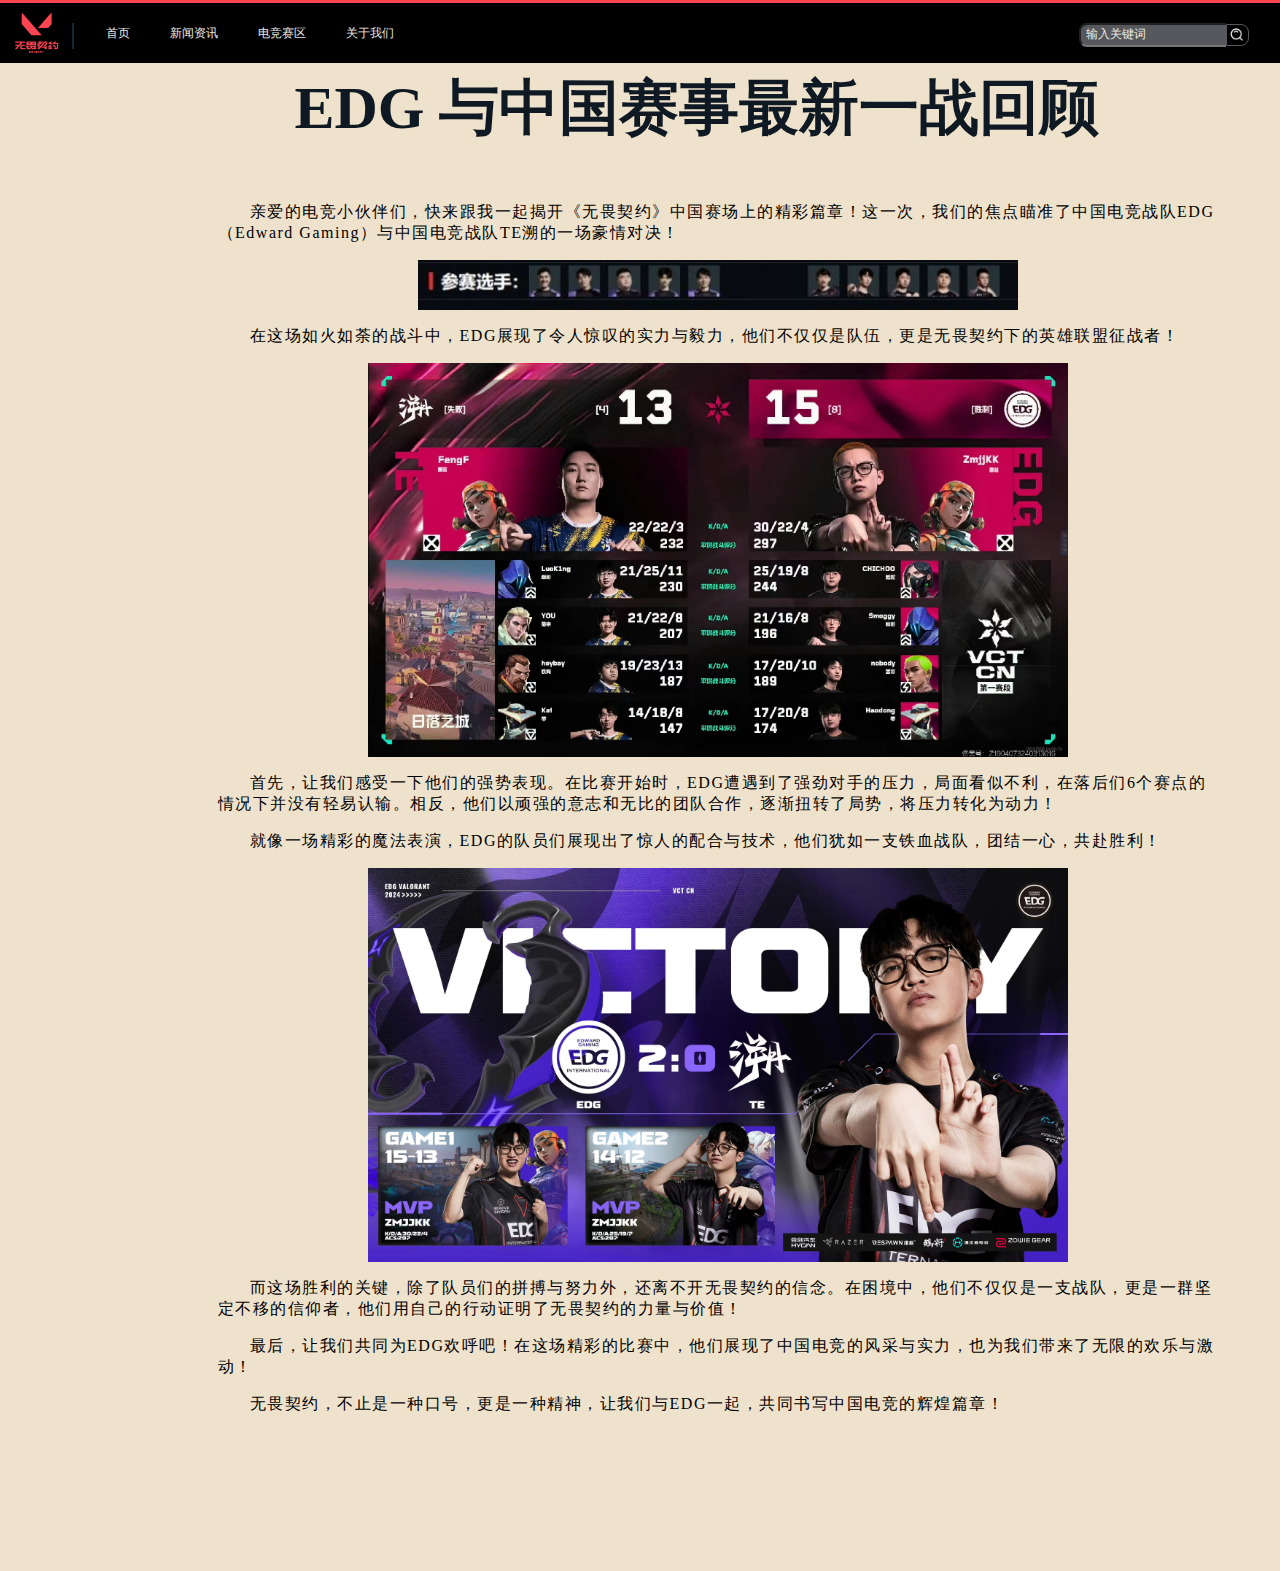
<file: 新闻-edg牛逼.html>
<!DOCTYPE html>
<html lang="en">

<head>
    <meta charset="UTF-8">
    <meta name="viewport" content="width=device-width, initial-scale=1.0">
    <title>Document</title>
    <link rel="stylesheet" type="text/css" href="css/导航.css">

    <style>
        .news-title {
            font-size: 60px;

            color: #0f1923;
            line-height: 88px;
            width: 100%;
            margin: 0 0 0 23%;
            /* text-align: center; */
        }

        .news-content {
            width: 1000px;
            margin-left: 17%;
            margin-top: 50px;
            padding-bottom: 40px;
            position: relative;
            letter-spacing: 1.5px;
        }

        .wrap {
            width: 100%;
            height: 100%;
            position: relative;
            overflow: hidden;

        }

        .wrapper {
            width: 100%;
            overflow: hidden;


        }

        .cont {
            padding-top: 64px;
            padding-bottom: 100px;
            background: #efe2cc;
            position: relative;


        }

        p {
            display: block;
            margin-block-start: 1em;
            margin-block-end: 1em;
            margin-inline-start: 0px;
            margin-inline-end: 0px;

        }

        .cont .news-content img {
            max-width: 100%;
            height: auto;
        }
    </style>
</head>

<body>

    <div class="header w">
        <div class="logo">
            <img src="瓦/logo.png" alt="">
        </div>
        <div class="l">
            <em>|</em>
        </div>
        <div class="nav">
            <ul>
                <li><a href="index.html" id="a1">首页</a></li>
                <li><a href="新闻资讯.html" id="a2">新闻资讯</a></li>
                <li><a href="电竞赛区.html" id="a5">电竞赛区</a></li>
                <li><a href="关于我们.html" id="a4">关于我们</a></li>

            </ul>
        </div>
        <div class="search">
            <input type="text" value="输入关键词">
            <button></button>
        </div>
    </div>

    <main>
        <div class="wrapper">
            <div class="wrap">
                <div class="cont">
                    <h3 class="news-title">EDG 与中国赛事最新一战回顾</h3>
                    <div class="news-content">
                        <p style="text-indent:2em;">亲爱的电竞小伙伴们，快来跟我一起揭开《无畏契约》中国赛场上的精彩篇章！这一次，我们的焦点瞄准了中国电竞战队EDG（Edward
                            Gaming）与中国电竞战队TE溯的一场豪情对决！</p>
                        <p>
                            <img src="瓦/新闻-参赛选手.jpg" width="600" height="293"
                                style="display:block;margin-left:auto ;margin-right:auto;">
                        </p>
                        <p style="text-indent:2em;">在这场如火如荼的战斗中，EDG展现了令人惊叹的实力与毅力，他们不仅仅是队伍，更是无畏契约下的英雄联盟征战者！</p>
                        <p>
                            <img src="瓦/新闻/EDG胜te战绩1.jpg" width="700" height="250"
                                style="display:block;margin-left:auto ;margin-right:auto;">
                        </p>
                        <p style="text-indent:2em;">
                            首先，让我们感受一下他们的强势表现。在比赛开始时，EDG遭遇到了强劲对手的压力，局面看似不利，在落后们6个赛点的情况下并没有轻易认输。相反，他们以顽强的意志和无比的团队合作，逐渐扭转了局势，将压力转化为动力！
                        </p>
                        <p style="text-indent:2em;">就像一场精彩的魔法表演，EDG的队员们展现出了惊人的配合与技术，他们犹如一支铁血战队，团结一心，共赴胜利！</p>
                        <p>
                            <img src="瓦/新闻/EDG胜te结算.jpg" width="700" height="250"
                                style="display:block;margin-left:auto ;margin-right:auto;">
                        </p>
                        <p style="text-indent:2em;">
                            而这场胜利的关键，除了队员们的拼搏与努力外，还离不开无畏契约的信念。在困境中，他们不仅仅是一支战队，更是一群坚定不移的信仰者，他们用自己的行动证明了无畏契约的力量与价值！</p>

                        <p style="text-indent:2em;">最后，让我们共同为EDG欢呼吧！在这场精彩的比赛中，他们展现了中国电竞的风采与实力，也为我们带来了无限的欢乐与激动！</p>
                        <p style="text-indent:2em;">无畏契约，不止是一种口号，更是一种精神，让我们与EDG一起，共同书写中国电竞的辉煌篇章！</p>
                    </div>
                </div>
            </div>
        </div>


    </main>
</body>

</html>
</file>
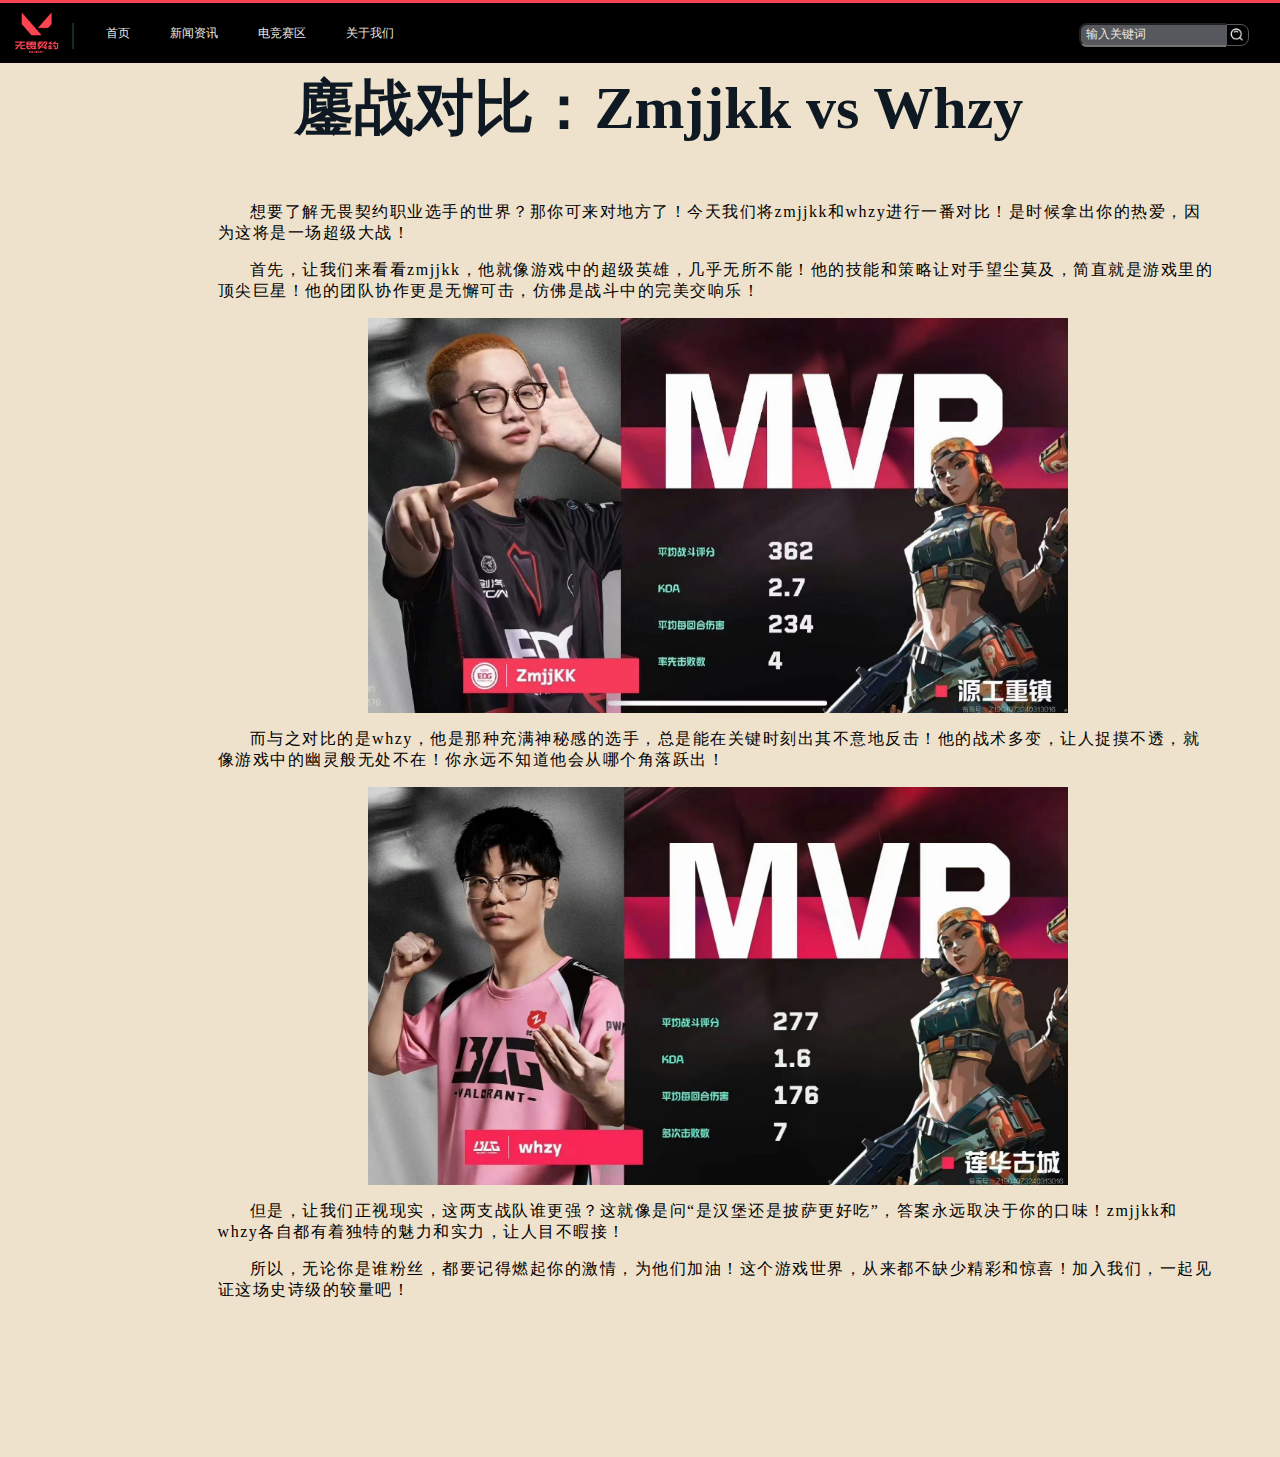
<file: 新闻-kk vs whz.html>
<!DOCTYPE html>
<html lang="en">

<head>
    <meta charset="UTF-8">
    <meta name="viewport" content="width=device-width, initial-scale=1.0">
    <title>Document</title>
    <link rel="stylesheet" type="text/css" href="css/导航.css">
    
    <style>
        .news-title {
    font-size: 60px;
    
    color: #0f1923;
    line-height: 88px;
    width: 100%;
    margin: 0 0 0 23%;
    /* text-align: center; */
}

.news-content {
    width: 1000px;
    margin-left: 17%;
    margin-top: 50px;
    padding-bottom: 40px;
    position: relative;
    letter-spacing: 1.5px;
}

.wrap{
    width: 100%;
    height: 100%;
    position: relative;
    overflow: hidden;

}

.wrapper{
    width:100%;
    overflow:hidden;
  

}   

.cont{
    padding-top: 64px;
    padding-bottom: 100px;
    background:  #efe2cc  ;
    position: relative;
  
    
}

p{
    display: block;
    margin-block-start: 1em;
    margin-block-end: 1em;
    margin-inline-start: 0px;
    margin-inline-end: 0px;

}

.cont .news-content img{
    max-width: 100%;
    height: 40%;
}


    </style>
</head>

<body>
    
    <div class="header w">
        <div class="logo">
            <img src="瓦/logo.png" alt="">
        </div>
        <div class="l">
            <em>|</em>
        </div>
        <div class="nav">
            <ul>
                <li><a href="index.html" id="a1">首页</a></li>
                <li><a href="新闻资讯.html" id="a2">新闻资讯</a></li>
                <li><a href="电竞赛区.html" id="a5">电竞赛区</a></li>
                <li><a href="关于我们.html" id="a4">关于我们</a></li>
                
            </ul>
        </div>
        <div class="search">
            <input type="text" value="输入关键词">
            <button></button>
        </div>
    </div>
    
    <main>
        <div class="wrapper" >
            <div class="wrap" >
                <div class="cont" >
                    <h3 class="news-title">鏖战对比：Zmjjkk vs Whzy</h3>
                    <div class="news-content">
                    <p style="text-indent:2em;">想要了解无畏契约职业选手的世界？那你可来对地方了！今天我们将zmjjkk和whzy进行一番对比！是时候拿出你的热爱，因为这将是一场超级大战！</p>
                    <p style="text-indent:2em;">首先，让我们来看看zmjjkk，他就像游戏中的超级英雄，几乎无所不能！他的技能和策略让对手望尘莫及，简直就是游戏里的顶尖巨星！他的团队协作更是无懈可击，仿佛是战斗中的完美交响乐！</p>
                    <p>
                        <img src="瓦/新闻/kkMVP.jpg"   width="700" height="293" style="display:block;margin-left:auto ;margin-right:auto;"  >    
                        </p>
                    <p style="text-indent:2em;">而与之对比的是whzy，他是那种充满神秘感的选手，总是能在关键时刻出其不意地反击！他的战术多变，让人捉摸不透，就像游戏中的幽灵般无处不在！你永远不知道他会从哪个角落跃出！</p>
                    <p>
                        <img src="瓦/新闻/whzyMVP.jpg"   width="700" height="293" style="display:block;margin-left:auto ;margin-right:auto;"  >    
                        </p>
                    <p style="text-indent:2em;">但是，让我们正视现实，这两支战队谁更强？这就像是问“是汉堡还是披萨更好吃”，答案永远取决于你的口味！zmjjkk和whzy各自都有着独特的魅力和实力，让人目不暇接！</p>
                    <p style="text-indent:2em;">所以，无论你是谁粉丝，都要记得燃起你的激情，为他们加油！这个游戏世界，从来都不缺少精彩和惊喜！加入我们，一起见证这场史诗级的较量吧！</p>
                    </div>
                </div> 
            </div>
        </div>
        
        
    </main>
</body>

</html>
</file>
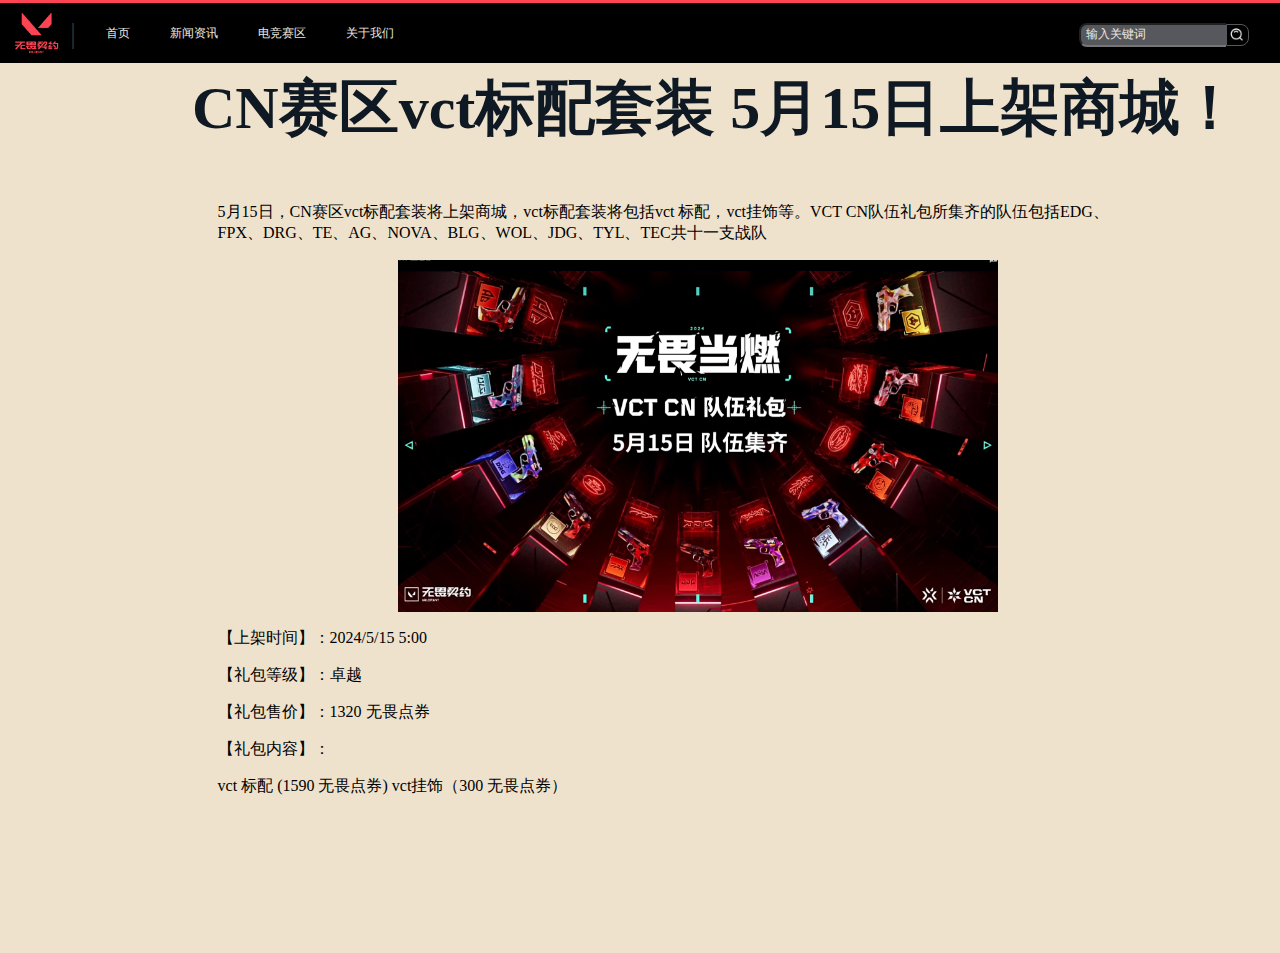
<file: 新闻-vct标配.html>
<!DOCTYPE html>
<html lang="en">

<head>
    <meta charset="UTF-8">
    <meta name="viewport" content="width=device-width, initial-scale=1.0">
    <title>Document</title>
    <link rel="stylesheet" type="text/css" href="css/导航.css">
    
    <style>
        .news-title {
    font-size: 60px;
    color: #0f1923;
    line-height: 88px;
    width: 100%;
    margin: 0 0 0 15%;
    /* text-align: center; */
}

.news-content {
    width: 900px;
    margin-left: 17%;
    margin-top: 50px;
    padding-bottom: 40px;
    position: relative;
}

.wrap{
    width: 100%;
    height: 100%;
    position: relative;
    overflow: hidden;

}

.wrapper{
    width:100%;
    overflow:hidden;
  

}   

.cont{
    padding-top: 64px;
    padding-bottom: 100px;
    background:  #efe2cc  ;
    position: relative;
  
    
}

p{
    display: block;
    margin-block-start: 1em;
    margin-block-end: 1em;
    margin-inline-start: 0px;
    margin-inline-end: 0px;

}

.cont .news-content img{
    max-width: 100%;
    height: auto;
}
    </style>
</head>

<body>
    
    <div class="header w">
        <div class="logo">
            <img src="瓦/logo.png" alt="">
        </div>
        <div class="l">
            <em>|</em>
        </div>
        <div class="nav">
            <ul>
                <li><a href="index.html" id="a1">首页</a></li>
                <li><a href="新闻资讯.html" id="a2">新闻资讯</a></li>
                <li><a href="电竞赛区.html" id="a5">电竞赛区</a></li>
                <li><a href="关于我们.html" id="a4">关于我们</a></li>
                
            </ul>
        </div>
        <div class="search">
            <input type="text" value="输入关键词">
            <button></button>
        </div>
    </div>

    <main>
        <div class="wrapper" >
            <div class="wrap" >
                <div class="cont" >
                    <h3 class="news-title">CN赛区vct标配套装 5月15日上架商城！</h3>
                    <div class="news-content">
                    <p>5月15日，CN赛区vct标配套装将上架商城，vct标配套装将包括vct 标配，vct挂饰等。VCT CN队伍礼包所集齐的队伍包括EDG、FPX、DRG、TE、AG、NOVA、BLG、WOL、JDG、TYL、TEC共十一支战队</p>
                    <p>
                    <img src="瓦/新闻/vct标配.png"   width="600" height="293" style="display:block;margin-left:20% ;margin-right:auto;"  >    
                    </p>
                    <p>【上架时间】：2024/5/15 5:00</p>
                    <p>【礼包等级】：卓越</p>
                    <p>【礼包售价】：1320 无畏点券</p>
                    <p>【礼包内容】：</p>
                    <p>vct 标配 (1590 无畏点券) vct挂饰（300 无畏点券）</p>
                    </div>
                </div>
            </div>
        </div>
        
        
    </main>
</body>

</html>
</file>
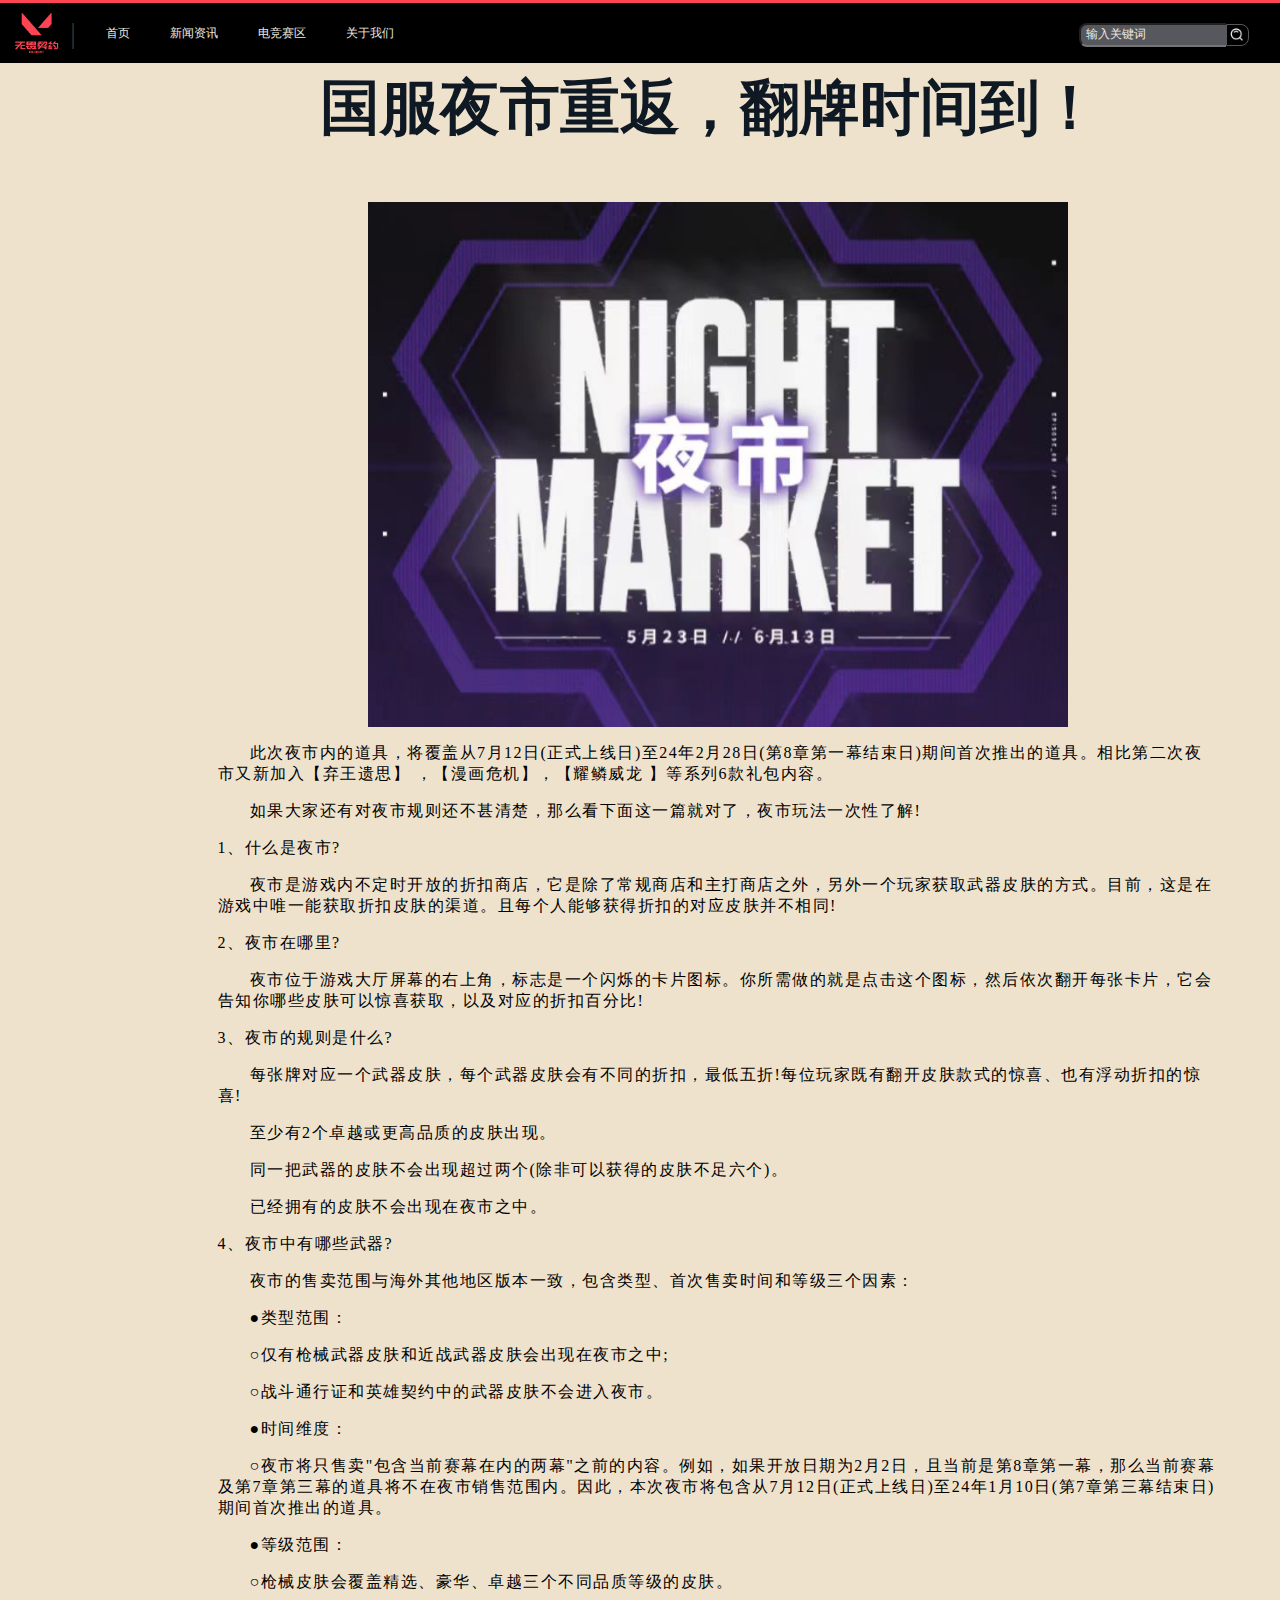
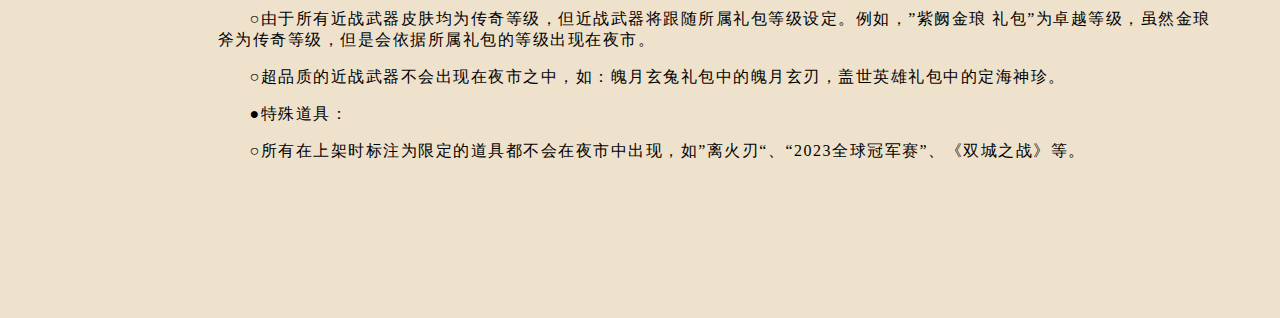
<file: 新闻-夜市.html>
<!DOCTYPE html>
<html lang="en">

<head>
    <meta charset="UTF-8">
    <meta name="viewport" content="width=device-width, initial-scale=1.0">
    <title>Document</title>
    <link rel="stylesheet" type="text/css" href="css/导航.css">
    
    <style>
        .news-title {
    font-size: 60px;
    
    color: #0f1923;
    line-height: 88px;
    width: 100%;
    margin: 0 0 0 25%;
    /* text-align: center; */
}

.news-content {
    width: 1000px;
    margin-left: 17%;
    margin-top: 50px;
    padding-bottom: 40px;
    position: relative;
    letter-spacing: 1.5px;
}

.wrap{
    width: 100%;
    height: 100%;
    position: relative;
    overflow: hidden;

}

.wrapper{
    width:100%;
    overflow:hidden;
  

}   

.cont{
    padding-top: 64px;
    padding-bottom: 100px;
    background:  #efe2cc  ;
    position: relative;
  
    
}

p{
    display: block;
    margin-block-start: 1em;
    margin-block-end: 1em;
    margin-inline-start: 0px;
    margin-inline-end: 0px;

}

.cont .news-content img{
    max-width: 100%;
    height: 20%;
}


    </style>
</head>

<body>
    
    <div class="header w">
        <div class="logo">
            <img src="瓦/logo.png" alt="">
        </div>
        <div class="l">
            <em>|</em>
        </div>
        <div class="nav">
            <ul>
                <li><a href="index.html" id="a1">首页</a></li>
                <li><a href="新闻资讯.html" id="a2">新闻资讯</a></li>
                <li><a href="电竞赛区.html" id="a5">电竞赛区</a></li>
                <li><a href="关于我们.html" id="a4">关于我们</a></li>
                
            </ul>
        </div>
        <div class="search">
            <input type="text" value="输入关键词">
            <button></button>
        </div>
    </div>

    <main>
        <div class="wrapper" >
            <div class="wrap" >
                <div class="cont" >
                    <h3 class="news-title">国服夜市重返，翻牌时间到！</h3>
                    <div class="news-content">
                        <p>
                            <img src="瓦/新闻/夜市.jpg"   width="700" height="293" style="display:block;margin-left:auto ;margin-right:auto;"  >    
                            </p>
                    <p style="text-indent:2em;">此次夜市内的道具，将覆盖从7月12日(正式上线日)至24年2月28日(第8章第一幕结束日)期间首次推出的道具。相比第二次夜市又新加入【弃王遗思】 ，【漫画危机】，【耀鳞威龙 】等系列6款礼包内容。</p>
                    <p style="text-indent:2em;">如果大家还有对夜市规则还不甚清楚，那么看下面这一篇就对了，夜市玩法一次性了解!</p>
                    <p >1、什么是夜市?</p>
                    
                    <p style="text-indent:2em;">夜市是游戏内不定时开放的折扣商店，它是除了常规商店和主打商店之外，另外一个玩家获取武器皮肤的方式。目前，这是在游戏中唯一能获取折扣皮肤的渠道。且每个人能够获得折扣的对应皮肤并不相同!</p>
                    <p >2、夜市在哪里?</p>
                    <p style="text-indent:2em;">夜市位于游戏大厅屏幕的右上角，标志是一个闪烁的卡片图标。你所需做的就是点击这个图标，然后依次翻开每张卡片，它会告知你哪些皮肤可以惊喜获取，以及对应的折扣百分比!</p>
                    <p >3、夜市的规则是什么?</p>
                    <ul>
                        <li><p style="text-indent:2em;">每张牌对应一个武器皮肤，每个武器皮肤会有不同的折扣，最低五折!每位玩家既有翻开皮肤款式的惊喜、也有浮动折扣的惊喜!</p></li>
                        <li><p style="text-indent:2em;">至少有2个卓越或更高品质的皮肤出现。</p></li>
                        <li><p style="text-indent:2em;">同一把武器的皮肤不会出现超过两个(除非可以获得的皮肤不足六个)。</p></li>
                        <li><p style="text-indent:2em;">已经拥有的皮肤不会出现在夜市之中。</p></li>
                    </ul>
                    <p >4、夜市中有哪些武器?</p>
                    <p style="text-indent:2em;">夜市的售卖范围与海外其他地区版本一致，包含类型、首次售卖时间和等级三个因素：</p>
                    <p style="text-indent:2em;">●类型范围：</p>
                    <p style="text-indent:2em;">○仅有枪械武器皮肤和近战武器皮肤会出现在夜市之中;</p>
                    <p style="text-indent:2em;">○战斗通行证和英雄契约中的武器皮肤不会进入夜市。</p>
                    <p style="text-indent:2em;">●时间维度：</p>
                    <p style="text-indent:2em;">○夜市将只售卖"包含当前赛幕在内的两幕"之前的内容。例如，如果开放日期为2月2日，且当前是第8章第一幕，那么当前赛幕及第7章第三幕的道具将不在夜市销售范围内。因此，本次夜市将包含从7月12日(正式上线日)至24年1月10日(第7章第三幕结束日)期间首次推出的道具。</p>
                    <p style="text-indent:2em;">●等级范围：</p>
                    <p style="text-indent:2em;">○枪械皮肤会覆盖精选、豪华、卓越三个不同品质等级的皮肤。</p>
                    <p style="text-indent:2em;">○由于所有近战武器皮肤均为传奇等级，但近战武器将跟随所属礼包等级设定。例如，”紫阙金琅 礼包”为卓越等级，虽然金琅斧为传奇等级，但是会依据所属礼包的等级出现在夜市。</p>
                    <p style="text-indent: 2em;">○超品质的近战武器不会出现在夜市之中，如：魄月玄兔礼包中的魄月玄刃，盖世英雄礼包中的定海神珍。</p>
                    <p style="text-indent:2em;">●特殊道具：</p>
                    <p style="text-indent:2em;">○所有在上架时标注为限定的道具都不会在夜市中出现，如”离火刃“、“2023全球冠军赛”、《双城之战》等。</p>
                    </div>
                </div>
            </div>
        </div>
        
        
    </main>
</body>

</html>
</file>
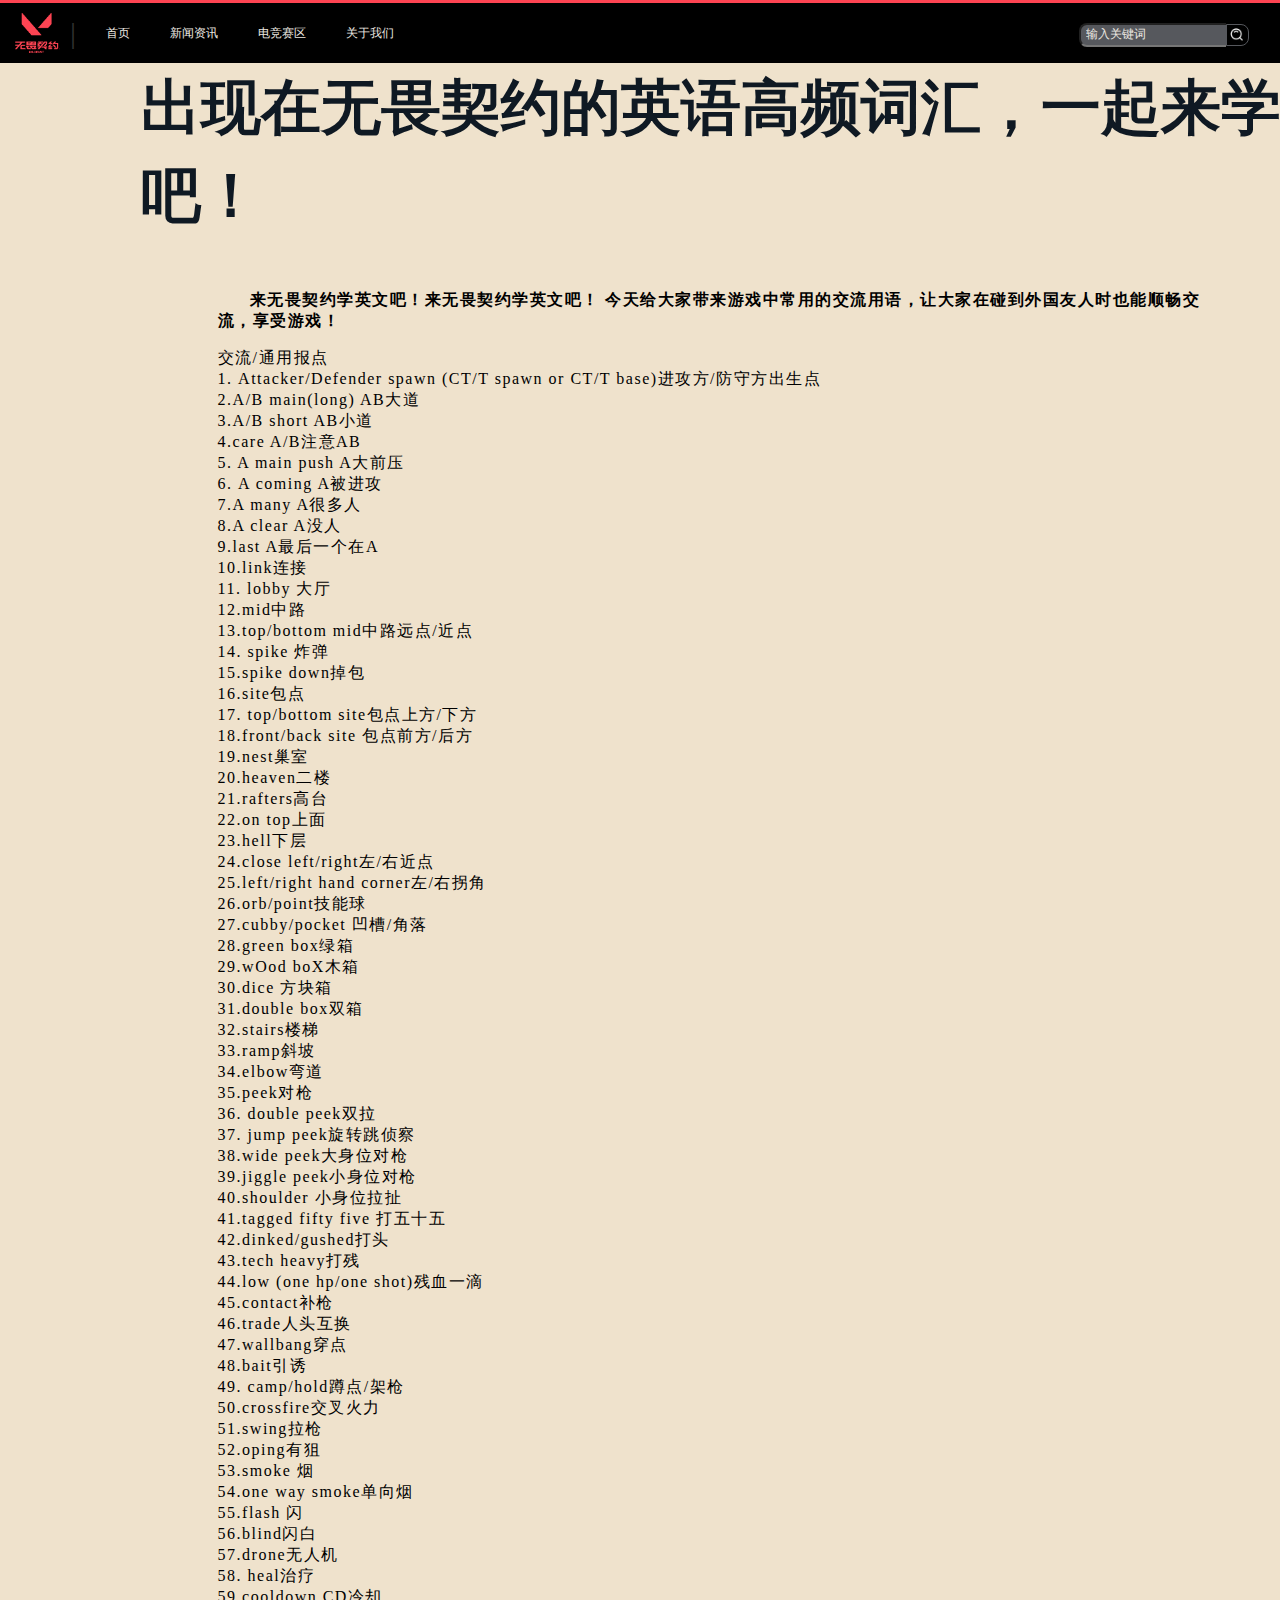
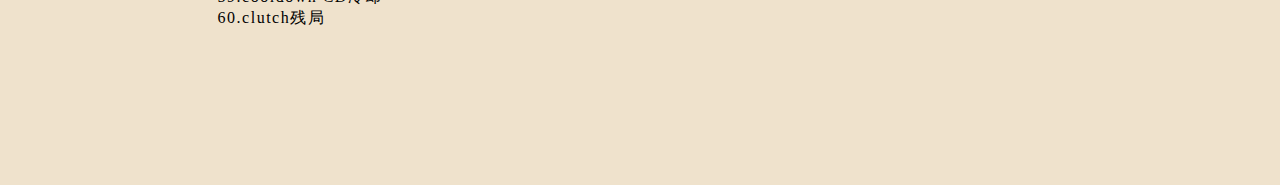
<file: 新闻-高频词汇.html>
<!DOCTYPE html>
<html lang="en">

<head>
    <meta charset="UTF-8">
    <meta name="viewport" content="width=device-width, initial-scale=1.0">
    <title>Document</title>
    <link rel="stylesheet" type="text/css" href="css/导航.css">
    
    <style>
        .news-title {
    font-size: 60px;
    
    color: #0f1923;
    line-height: 88px;
    width: 100%;
    margin: 0 0 0 11%;
    /* text-align: center; */
}

.news-content {
    width: 1000px;
    margin-left: 17%;
    margin-top: 50px;
    padding-bottom: 40px;
    position: relative;
    letter-spacing: 1.5px;
}

.wrap{
    width: 100%;
    height: 100%;
    position: relative;
    overflow: hidden;

}

.wrapper{
    width:100%;
    overflow:hidden;
  

}   

.cont{
    padding-top: 64px;
    padding-bottom: 100px;
    background:  #efe2cc  ;
    position: relative;
  
    
}

p{
    display: block;
    margin-block-start: 1em;
    margin-block-end: 1em;
    margin-inline-start: 0px;
    margin-inline-end: 0px;

}

.cont .news-content img{
    max-width: 100%;
    height: 40%;
}


    </style>
</head>

<body>
    
    <div class="header w">
        <div class="logo">
            <img src="瓦/logo.png" alt="">
        </div>
        <div class="l">
            <em>|</em>
        </div>
        <div class="nav">
            <ul>
                <li><a href="index.html" id="a1">首页</a></li>
                <li><a href="新闻资讯.html" id="a2">新闻资讯</a></li>
                <li><a href="电竞赛区.html" id="a5">电竞赛区</a></li>
                <li><a href="关于我们.html" id="a4">关于我们</a></li>
                
            </ul>
        </div>
        <div class="search">
            <input type="text" value="输入关键词">
            <button></button>
        </div>
    </div>

    <main>
        <div class="wrapper" >
            <div class="wrap" >
                <div class="cont" >
                    <h3 class="news-title">出现在无畏契约的英语高频词汇，一起来学学吧！</h3>
                    <div class="news-content">
                        
                    
                    <h4 style="text-indent:2em;">来无畏契约学英文吧！来无畏契约学英文吧！
                        今天给大家带来游戏中常用的交流用语，让大家在碰到外国友人时也能顺畅交流，享受游戏！</h4>
                    <p>
                        
交流/通用报点<br>
1. Attacker/Defender spawn (CT/T spawn or CT/T base)进攻方/防守方出生点<br>
2.A/B main(long) AB大道<br>
3.A/B short AB小道<br>
4.care A/B注意AB <br>
5. A main push A大前压<br>
6. A coming A被进攻<br>
7.A many A很多人<br>
8.A clear A没人<br>
9.last A最后一个在A<br> 
10.link连接<br>
11. lobby 大厅<br>
12.mid中路<br>
13.top/bottom mid中路远点/近点<br>
14. spike 炸弹<br>
15.spike down掉包<br>
16.site包点<br>
17. top/bottom site包点上方/下方<br>
18.front/back site 包点前方/后方<br>
19.nest巢室<br>
20.heaven二楼<br>
21.rafters高台<br>
22.on top上面<br>
23.hell下层<br>
24.close left/right左/右近点<br>
25.left/right hand corner左/右拐角<br>
26.orb/point技能球<br>
27.cubby/pocket 凹槽/角落<br>
28.green box绿箱<br>
29.wOod boX木箱<br>
30.dice 方块箱<br>
31.double box双箱<br>
32.stairs楼梯<br>
33.ramp斜坡<br>
34.elbow弯道<br>
35.peek对枪<br>
36. double peek双拉<br>
37. jump peek旋转跳侦察<br>
38.wide peek大身位对枪<br>
39.jiggle peek小身位对枪<br>
40.shoulder 小身位拉扯<br>
41.tagged fifty five 打五十五<br>
42.dinked/gushed打头<br>
43.tech heavy打残<br>
44.low (one hp/one shot)残血一滴<br>
45.contact补枪<br>
46.trade人头互换<br>
47.wallbang穿点<br>
48.bait引诱<br>
49. camp/hold蹲点/架枪<br>
50.crossfire交叉火力<br>
51.swing拉枪<br>
52.oping有狙<br>
53.smoke 烟<br>
54.one way smoke单向烟<br>
55.flash 闪<br>
56.blind闪白<br>
57.drone无人机<br>
58. heal治疗<br>
59.cooldown CD冷却<br>
60.clutch残局<br>

                    </p>
                        
                        
                    
                    </div>
                </div>
            </div>
        </div>
        
        
    </main>
</body>

</html>
</file>
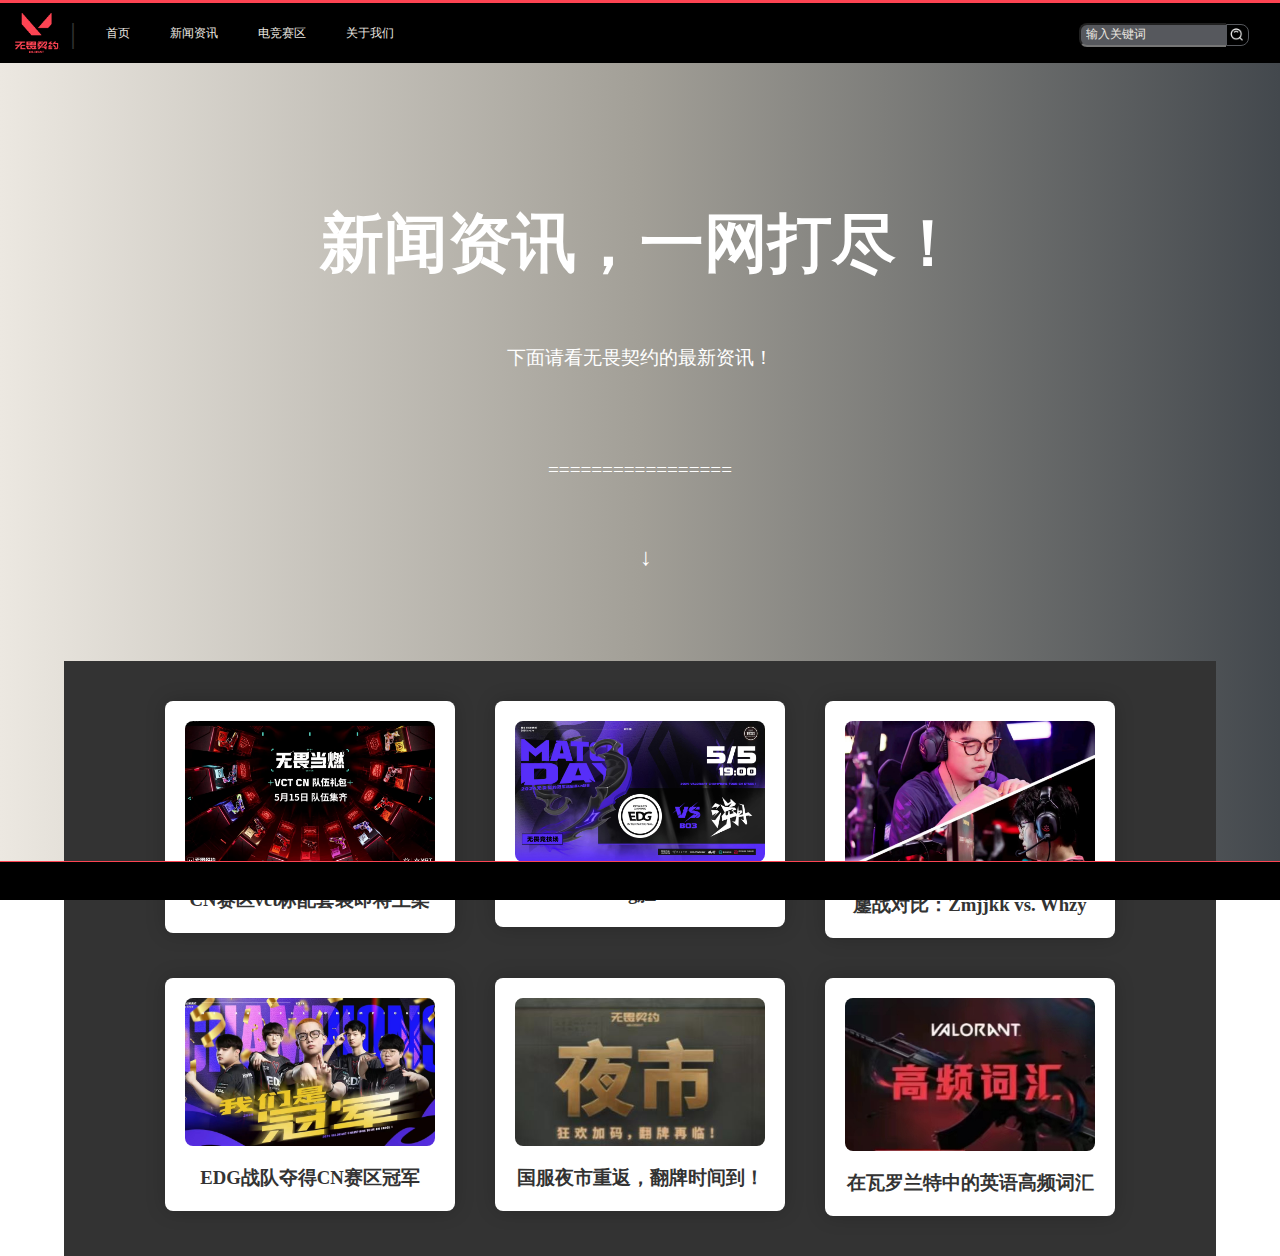
<file: 新闻资讯.html>
<!DOCTYPE html>
<html lang="en">

<head>
    <meta charset="UTF-8">
    <meta name="viewport" content="width=device-width, initial-scale=1.0">
    <title>Document</title>
    <link  rel="stylesheet"  type="text/css" href="css/导航.css">
    <link rel="stylesheet" tyq="text/css" href="css/新闻资讯.css">
    <style>
        footer {
            position: fixed;
            background-color: #000000;
            text-align: center;
            padding: 10px 0;
            bottom: 0;
            width: 100%;
            border-top: 1px solid#FD4452;
        }

        footer span {
            font-size: 12px;
        }
    </style>
    

</head>

<body>
    <header>
     <div class="header w">
            <div class="logo">
                <img src="瓦/logo.png" alt="">
            </div>
            <div class="l">
                <em>|</em>
            </div>
            <div class="nav">
                <ul>
                    <li><a href="index.html" id="a1">首页</a></li>
                    <li><a href="新闻资讯.html" id="a2">新闻资讯</a></li>
                    <li><a href="电竞赛区.html" id="a5">电竞赛区</a></li>
                    <li><a href="关于我们.html" id="a4">关于我们</a></li>
                    
                </ul>
            </div>
            <div class="search">
                <input type="text" value="输入关键词">
                <button></button>
            </div>
        </div>
    </header>

    <main>
        <div id="weclome">
            <h1 >新闻资讯，一网打尽！</h1>
            <br>
            <p >下面请看无畏契约的最新资讯！</p>
            <br>
            <p>=================</p>
            <div id="down">↓</div>

        </div>
        <div id="box">
            <a href="新闻-vct标配.html">
                <div class="card">
                    <img src="瓦/新闻/vct标配.png" alt>
                    <h3 style="text-align: center;">CN赛区vct标配套装即将上架</h3>
                </div>
            </a>
            <a href="新闻-edg牛逼.html">
                <div class="card">
                    <img src="瓦/新闻/edg胜te封面.jpg" alt="歌单1">
                    <h3 style="text-align: center;">edg胜te</h3>
                </div>
            </a>
            
            <a href="新闻-kk vs whz.html">
                <div class="card">
                    <img src="瓦/新闻/kkVSwhzy封面.jpg" alt>
                    <h3 style="text-align: center;">鏖战对比：Zmjjkk vs. Whzy</h3>
                </div>
            </a>
            <a href="新闻-edg夺冠.html">
                <div class="card">
                    <img src="瓦/新闻/我们是冠军.jpg" alt>
                    <h3 style="text-align: center;">EDG战队夺得CN赛区冠军</h3>
                </div>
            </a>
            <a href="新闻-夜市.html">
                <div class="card">
                    <img src="瓦/新闻/夜市.png" alt>
                    <h3 style="text-align: center;">国服夜市重返，翻牌时间到！</h3>
                </div>
            </a>
            <a href="新闻-高频词汇.html">
                <div class="card">
                    <img src="瓦/新闻/高频词汇.jpg" alt>
                    <h3 style="text-align: center;">在瓦罗兰特中的英语高频词汇</h3>
                </div>
            </a>
            
           
            
        </div>
        <div id="content-bottom-margin"></div>
    </main>
    <footer>
        <br>
    </footer>
    <script src="js/新闻资讯.js"></script>
</body>

</html>
</file>
<file: css/style.css>
body {
  width: 100%;
}
body:before,
body:after {
  content: "";
  display: table;
}
body:after {
  clear: both;
}
html,
body,
div,
span,
applet,
object,
iframe,
h1,
h2,
h3,
h4,
h5,
h6,
p,
blockquote,
pre,
a,
abbr,
acronym,
address,
big,
cite,
code,
del,
dfn,
em,
img,
ins,
kbd,
q,
s,
samp,
small,
strike,
strong,
sub,
sup,
tt,
var,
dl,
dt,
dd,
ol,
ul,
li,
fieldset,
form,
label,
legend,
table,
caption,
tbody,
tfoot,
thead,
tr,
th,
td {
  margin: 0;
  padding: 0;
  border: 0;
  outline: 0;
  font-weight: inherit;
  font-style: inherit;
  font-family: inherit;
  font-size: 100%;
  vertical-align: baseline;
}
body {
  line-height: 1;
  color: #000;
  background: #fff;
}
ol,
ul {
  list-style: none;
}
table {
  border-collapse: separate;
  border-spacing: 0;
  vertical-align: middle;
}
caption,
th,
td {
  text-align: left;
  font-weight: normal;
  vertical-align: middle;
}
a img {
  border: none;
}
input,
button {
  margin: 0;
  padding: 0;
}
input::-moz-focus-inner,
button::-moz-focus-inner {
  border: 0;
  padding: 0;
}
html,
body,
#container {
  height: 100%;
}
body {
  background: #eee;
  font: 14px -apple-system, BlinkMacSystemFont, "Segoe UI", "Roboto", "Oxygen", "Ubuntu", "Cantarell", "Fira Sans", "Droid Sans", "Helvetica Neue", sans-serif;
  -webkit-text-size-adjust: 100%;
}
.outer {
  max-width: 1220px;
  margin: 0 auto;
  padding: 0 20px;
}
.outer:before,
.outer:after {
  content: "";
  display: table;
}
.outer:after {
  clear: both;
}
.inner {
  display: inline;
  float: left;
  width: 98.33333333333333%;
  margin: 0 0.833333333333333%;
}
.left,
.alignleft {
  float: left;
}
.right,
.alignright {
  float: right;
}
.clear {
  clear: both;
}
#container {
  position: relative;
}
.mobile-nav-on {
  overflow: hidden;
}
#wrap {
  height: 100%;
  width: 100%;
  position: absolute;
  top: 0;
  left: 0;
  -webkit-transition: 0.2s ease-out;
  -moz-transition: 0.2s ease-out;
  -ms-transition: 0.2s ease-out;
  transition: 0.2s ease-out;
  z-index: 1;
  background: #eee;
}
.mobile-nav-on #wrap {
  left: 280px;
}
@media screen and (min-width: 768px) {
  #main {
    display: inline;
    float: left;
    width: 73.33333333333333%;
    margin: 0 0.833333333333333%;
  }
}
.article-date,
.article-category-link,
.archive-year,
.widget-title {
  text-decoration: none;
  text-transform: uppercase;
  letter-spacing: 2px;
  color: #999;
  margin-bottom: 1em;
  margin-left: 5px;
  line-height: 1em;
  text-shadow: 0 1px #fff;
  font-weight: bold;
}
.article-inner,
.archive-article-inner {
  background: #fff;
  -webkit-box-shadow: 1px 2px 3px #ddd;
  box-shadow: 1px 2px 3px #ddd;
  border: 1px solid #ddd;
  border-radius: 3px;
}
.article-entry h1,
.widget h1 {
  font-size: 2em;
}
.article-entry h2,
.widget h2 {
  font-size: 1.5em;
}
.article-entry h3,
.widget h3 {
  font-size: 1.3em;
}
.article-entry h4,
.widget h4 {
  font-size: 1.2em;
}
.article-entry h5,
.widget h5 {
  font-size: 1em;
}
.article-entry h6,
.widget h6 {
  font-size: 1em;
  color: #999;
}
.article-entry hr,
.widget hr {
  border: 1px dashed #ddd;
}
.article-entry strong,
.widget strong {
  font-weight: bold;
}
.article-entry em,
.widget em,
.article-entry cite,
.widget cite {
  font-style: italic;
}
.article-entry sup,
.widget sup,
.article-entry sub,
.widget sub {
  font-size: 0.75em;
  line-height: 0;
  position: relative;
  vertical-align: baseline;
}
.article-entry sup,
.widget sup {
  top: -0.5em;
}
.article-entry sub,
.widget sub {
  bottom: -0.2em;
}
.article-entry small,
.widget small {
  font-size: 0.85em;
}
.article-entry acronym,
.widget acronym,
.article-entry abbr,
.widget abbr {
  border-bottom: 1px dotted;
}
.article-entry ul,
.widget ul,
.article-entry ol,
.widget ol,
.article-entry dl,
.widget dl {
  margin: 0 20px;
  line-height: 1.6em;
}
.article-entry ul ul,
.widget ul ul,
.article-entry ol ul,
.widget ol ul,
.article-entry ul ol,
.widget ul ol,
.article-entry ol ol,
.widget ol ol {
  margin-top: 0;
  margin-bottom: 0;
}
.article-entry ul,
.widget ul {
  list-style: disc;
}
.article-entry ol,
.widget ol {
  list-style: decimal;
}
.article-entry dt,
.widget dt {
  font-weight: bold;
}
#header {
  height: 300px;
  position: relative;
  border-bottom: 1px solid #ddd;
}
#header:before,
#header:after {
  content: "";
  position: absolute;
  left: 0;
  right: 0;
  height: 40px;
}
#header:before {
  top: 0;
  background: -webkit-linear-gradient(rgba(0,0,0,0.2), transparent);
  background: -moz-linear-gradient(rgba(0,0,0,0.2), transparent);
  background: -ms-linear-gradient(rgba(0,0,0,0.2), transparent);
  background: linear-gradient(rgba(0,0,0,0.2), transparent);
}
#header:after {
  bottom: 0;
  background: -webkit-linear-gradient(transparent, rgba(0,0,0,0.2));
  background: -moz-linear-gradient(transparent, rgba(0,0,0,0.2));
  background: -ms-linear-gradient(transparent, rgba(0,0,0,0.2));
  background: linear-gradient(transparent, rgba(0,0,0,0.2));
}
#header-outer {
  height: 100%;
  position: relative;
}
#header-inner {
  position: relative;
  overflow: hidden;
}
#banner {
  position: absolute;
  top: 0;
  left: 0;
  width: 100%;
  height: 100%;
  background: url("images/banner.jpg") center #000;
  background-size: cover;
  z-index: -1;
}
#header-title {
  text-align: center;
  height: 40px;
  position: absolute;
  top: 50%;
  left: 0;
  margin-top: -20px;
}
#logo,
#subtitle {
  text-decoration: none;
  color: #fff;
  font-weight: 300;
  text-shadow: 0 1px 4px rgba(0,0,0,0.3);
}
#logo {
  font-size: 40px;
  line-height: 40px;
  letter-spacing: 2px;
}
#subtitle {
  font-size: 16px;
  line-height: 16px;
  letter-spacing: 1px;
}
#subtitle-wrap {
  margin-top: 16px;
}
#main-nav {
  float: left;
  margin-left: -15px;
}
.nav-icon,
.main-nav-link {
  float: left;
  color: #fff;
  opacity: 0.6;
  text-decoration: none;
  text-shadow: 0 1px rgba(0,0,0,0.2);
  -webkit-transition: opacity 0.2s;
  -moz-transition: opacity 0.2s;
  -ms-transition: opacity 0.2s;
  transition: opacity 0.2s;
  display: block;
  padding: 20px 15px;
}
.nav-icon:hover,
.main-nav-link:hover {
  opacity: 1;
}
.nav-icon {
  text-align: center;
  font-size: 14px;
  width: 14px;
  height: 14px;
  padding: 20px 15px;
  position: relative;
  cursor: pointer;
}
.main-nav-link {
  font-weight: 300;
  letter-spacing: 1px;
}
@media screen and (max-width: 479px) {
  .main-nav-link {
    display: none;
  }
}
#main-nav-toggle {
  display: none;
}
@media screen and (max-width: 479px) {
  #main-nav-toggle {
    display: block;
  }
}
#sub-nav {
  float: right;
  margin-right: -15px;
}
#search-form-wrap {
  position: absolute;
  top: 15px;
  width: 150px;
  height: 30px;
  right: -150px;
  opacity: 0;
  -webkit-transition: 0.2s ease-out;
  -moz-transition: 0.2s ease-out;
  -ms-transition: 0.2s ease-out;
  transition: 0.2s ease-out;
}
#search-form-wrap.on {
  opacity: 1;
  right: 0;
}
@media screen and (max-width: 479px) {
  #search-form-wrap {
    width: 100%;
    right: -100%;
  }
}
.search-form {
  position: absolute;
  top: 0;
  left: 0;
  right: 0;
  background: #fff;
  padding: 5px 15px;
  border-radius: 15px;
  -webkit-box-shadow: 0 0 10px rgba(0,0,0,0.3);
  box-shadow: 0 0 10px rgba(0,0,0,0.3);
}
.search-form-input {
  border: none;
  background: none;
  color: #555;
  width: 100%;
  font: 13px -apple-system, BlinkMacSystemFont, "Segoe UI", "Roboto", "Oxygen", "Ubuntu", "Cantarell", "Fira Sans", "Droid Sans", "Helvetica Neue", sans-serif;
  outline: none;
}
.search-form-input::-webkit-search-results-decoration,
.search-form-input::-webkit-search-cancel-button {
  -webkit-appearance: none;
}
.search-form-submit {
  position: absolute;
  top: 50%;
  right: 10px;
  margin-top: -7px;
  font: 13px ForkAwesome;
  border: none;
  background: none;
  color: #bbb;
  cursor: pointer;
}
.search-form-submit:hover,
.search-form-submit:focus {
  color: #777;
}
.article {
  margin: 50px 0;
}
.article-inner {
  overflow: hidden;
}
.article-meta:before,
.article-meta:after {
  content: "";
  display: table;
}
.article-meta:after {
  clear: both;
}
.article-date {
  float: left;
}
.article-category {
  float: left;
  line-height: 1em;
  color: #ccc;
  text-shadow: 0 1px #fff;
  margin-left: 8px;
}
.article-category:before {
  content: "\2022";
}
.article-category-link {
  margin: 0 12px 1em;
}
.article-header {
  padding: 20px 20px 0;
}
.article-title {
  text-decoration: none;
  font-size: 2em;
  font-weight: bold;
  color: #555;
  line-height: 1.1em;
  -webkit-transition: color 0.2s;
  -moz-transition: color 0.2s;
  -ms-transition: color 0.2s;
  transition: color 0.2s;
}
a.article-title:hover {
  color: #258fb8;
}
.article-entry {
  color: #555;
  padding: 0 20px;
}
.article-entry:before,
.article-entry:after {
  content: "";
  display: table;
}
.article-entry:after {
  clear: both;
}
.article-entry p,
.article-entry table {
  line-height: 1.6em;
  margin: 1.6em 0;
}
.article-entry h1,
.article-entry h2,
.article-entry h3,
.article-entry h4,
.article-entry h5,
.article-entry h6 {
  font-weight: bold;
}
.article-entry h1,
.article-entry h2,
.article-entry h3,
.article-entry h4,
.article-entry h5,
.article-entry h6 {
  line-height: 1.1em;
  margin: 1.1em 0;
}
.article-entry a {
  color: #258fb8;
  text-decoration: none;
}
.article-entry a:hover {
  text-decoration: underline;
}
.article-entry ul,
.article-entry ol,
.article-entry dl {
  margin-top: 1.6em;
  margin-bottom: 1.6em;
}
.article-entry img,
.article-entry video {
  max-width: 100%;
  height: auto;
  display: block;
  margin: auto;
}
.article-entry iframe {
  border: none;
}
.article-entry table {
  width: 100%;
  border-collapse: collapse;
  border-spacing: 0;
}
.article-entry th {
  font-weight: bold;
  border-bottom: 3px solid #ddd;
  padding-bottom: 0.5em;
}
.article-entry td {
  border-bottom: 1px solid #ddd;
  padding: 10px 0;
}
.article-entry blockquote {
  font-family: Georgia, "Times New Roman", serif;
  margin: 1.6em 20px;
  text-align: center;
}
.article-entry blockquote footer {
  font-size: 14px;
  margin: 1.6em 0;
  font-family: -apple-system, BlinkMacSystemFont, "Segoe UI", "Roboto", "Oxygen", "Ubuntu", "Cantarell", "Fira Sans", "Droid Sans", "Helvetica Neue", sans-serif;
}
.article-entry blockquote footer cite:before {
  content: "—";
  padding: 0 0.5em;
}
.article-entry .pullquote {
  text-align: left;
  width: 45%;
  margin: 0;
}
.article-entry .pullquote.left {
  margin-left: 0.5em;
  margin-right: 1em;
}
.article-entry .pullquote.right {
  margin-right: 0.5em;
  margin-left: 1em;
}
.article-entry .caption {
  color: #999;
  display: block;
  font-size: 0.9em;
  margin-top: 0.5em;
  position: relative;
  text-align: center;
}
.article-entry .video-container {
  position: relative;
  padding-top: 56.25%;
  height: 0;
  overflow: hidden;
}
.article-entry .video-container iframe,
.article-entry .video-container object,
.article-entry .video-container embed {
  position: absolute;
  top: 0;
  left: 0;
  width: 100%;
  height: 100%;
  margin-top: 0;
}
.article-more-link a {
  display: inline-block;
  line-height: 1em;
  padding: 6px 15px;
  border-radius: 15px;
  background: #eee;
  color: #999;
  text-shadow: 0 1px #fff;
  text-decoration: none;
}
.article-more-link a:hover {
  background: #258fb8;
  color: #fff;
  text-decoration: none;
  text-shadow: 0 1px #1e7293;
}
.article-footer {
  font-size: 0.85em;
  line-height: 1.6em;
  border-top: 1px solid #ddd;
  padding-top: 1.6em;
  margin: 0 20px 20px;
}
.article-footer:before,
.article-footer:after {
  content: "";
  display: table;
}
.article-footer:after {
  clear: both;
}
.article-footer a {
  color: #999;
  text-decoration: none;
}
.article-footer a:hover {
  color: #555;
}
.article-tag-list-item {
  float: left;
  margin-right: 10px;
}
.article-tag-list-link:before {
  content: "#";
}
.article-comment-link {
  float: right;
}
.article-comment-link:before {
  padding-right: 8px;
}
.article-share-link {
  cursor: pointer;
  float: right;
  margin-left: 20px;
}
.article-share-link:before {
  padding-right: 6px;
}
#article-nav {
  position: relative;
}
#article-nav:before,
#article-nav:after {
  content: "";
  display: table;
}
#article-nav:after {
  clear: both;
}
@media screen and (min-width: 768px) {
  #article-nav {
    margin: 50px 0;
  }
  #article-nav:before {
    width: 8px;
    height: 8px;
    position: absolute;
    top: 50%;
    left: 50%;
    margin-top: -4px;
    margin-left: -4px;
    content: "";
    border-radius: 50%;
    background: #ddd;
    -webkit-box-shadow: 0 1px 2px #fff;
    box-shadow: 0 1px 2px #fff;
  }
}
.article-nav-link-wrap {
  text-decoration: none;
  text-shadow: 0 1px #fff;
  color: #999;
  -webkit-box-sizing: border-box;
  -moz-box-sizing: border-box;
  box-sizing: border-box;
  margin-top: 50px;
  text-align: center;
  display: block;
}
.article-nav-link-wrap:hover {
  color: #555;
}
@media screen and (min-width: 768px) {
  .article-nav-link-wrap {
    width: 50%;
    margin-top: 0;
  }
}
@media screen and (min-width: 768px) {
  #article-nav-newer {
    float: left;
    text-align: right;
    padding-right: 20px;
  }
}
@media screen and (min-width: 768px) {
  #article-nav-older {
    float: right;
    text-align: left;
    padding-left: 20px;
  }
}
.article-nav-caption {
  text-transform: uppercase;
  letter-spacing: 2px;
  color: #ddd;
  line-height: 1em;
  font-weight: bold;
}
#article-nav-newer .article-nav-caption {
  margin-right: -2px;
}
.article-nav-title {
  font-size: 0.85em;
  line-height: 1.6em;
  margin-top: 0.5em;
}
.article-share-box {
  position: absolute;
  display: none;
  background: #fff;
  -webkit-box-shadow: 1px 2px 10px rgba(0,0,0,0.2);
  box-shadow: 1px 2px 10px rgba(0,0,0,0.2);
  border-radius: 3px;
  margin-left: -145px;
  overflow: hidden;
  z-index: 1;
}
.article-share-box.on {
  display: block;
}
.article-share-input {
  width: 100%;
  background: none;
  -webkit-box-sizing: border-box;
  -moz-box-sizing: border-box;
  box-sizing: border-box;
  font: 14px -apple-system, BlinkMacSystemFont, "Segoe UI", "Roboto", "Oxygen", "Ubuntu", "Cantarell", "Fira Sans", "Droid Sans", "Helvetica Neue", sans-serif;
  padding: 0 15px;
  color: #555;
  outline: none;
  border: 1px solid #ddd;
  border-radius: 3px 3px 0 0;
  height: 36px;
  line-height: 36px;
}
.article-share-links {
  background: #eee;
}
.article-share-links:before,
.article-share-links:after {
  content: "";
  display: table;
}
.article-share-links:after {
  clear: both;
}
.article-share-twitter,
.article-share-facebook,
.article-share-pinterest,
.article-share-linkedin {
  width: 50px;
  height: 36px;
  display: block;
  float: left;
  position: relative;
  color: #999;
  text-shadow: 0 1px #fff;
}
.article-share-twitter:before,
.article-share-facebook:before,
.article-share-pinterest:before,
.article-share-linkedin:before {
  font-size: 20px;
  width: 20px;
  height: 20px;
  position: absolute;
  top: 50%;
  left: 50%;
  margin-top: -10px;
  margin-left: -10px;
  text-align: center;
}
.article-share-twitter:hover,
.article-share-facebook:hover,
.article-share-pinterest:hover,
.article-share-linkedin:hover {
  color: #fff;
}
.article-share-twitter:hover {
  background: #00aced;
  text-shadow: 0 1px #008abe;
}
.article-share-facebook:hover {
  background: #3b5998;
  text-shadow: 0 1px #2f477a;
}
.article-share-pinterest:hover {
  background: #cb2027;
  text-shadow: 0 1px #a21a1f;
}
.article-share-linkedin:hover {
  background: #0077b5;
  text-shadow: 0 1px #005f91;
}
.article-gallery {
  background: #000;
  position: relative;
}
.article-gallery-photos {
  position: relative;
  overflow: hidden;
}
.article-gallery-img {
  display: none;
  max-width: 100%;
}
.article-gallery-img:first-child {
  display: block;
}
.article-gallery-img.loaded {
  position: absolute;
  display: block;
}
.article-gallery-img img {
  display: block;
  max-width: 100%;
  margin: 0 auto;
}
#comments {
  background: #fff;
  -webkit-box-shadow: 1px 2px 3px #ddd;
  box-shadow: 1px 2px 3px #ddd;
  padding: 20px;
  border: 1px solid #ddd;
  border-radius: 3px;
  margin: 50px 0;
}
#comments a {
  color: #258fb8;
}
.archives-wrap {
  margin: 50px 0;
}
.archives:before,
.archives:after {
  content: "";
  display: table;
}
.archives:after {
  clear: both;
}
.archive-year-wrap {
  margin-bottom: 1em;
}
.archives {
  -webkit-column-gap: 10px;
  -moz-column-gap: 10px;
  column-gap: 10px;
}
@media screen and (min-width: 480px) and (max-width: 767px) {
  .archives {
    -webkit-column-count: 2;
    -moz-column-count: 2;
    column-count: 2;
  }
}
@media screen and (min-width: 768px) {
  .archives {
    -webkit-column-count: 3;
    -moz-column-count: 3;
    column-count: 3;
  }
}
.archive-article {
  -webkit-column-break-inside: avoid;
  page-break-inside: avoid;
  overflow: hidden;
  break-inside: avoid-column;
}
.archive-article-inner {
  padding: 10px;
  margin-bottom: 15px;
}
.archive-article-title {
  text-decoration: none;
  font-weight: bold;
  color: #555;
  -webkit-transition: color 0.2s;
  -moz-transition: color 0.2s;
  -ms-transition: color 0.2s;
  transition: color 0.2s;
  line-height: 1.6em;
}
.archive-article-title:hover {
  color: #258fb8;
}
.archive-article-footer {
  margin-top: 1em;
}
.archive-article-date {
  color: #999;
  text-decoration: none;
  font-size: 0.85em;
  line-height: 1em;
  margin-bottom: 0.5em;
  display: block;
}
#page-nav {
  margin: 50px auto;
  background: #fff;
  -webkit-box-shadow: 1px 2px 3px #ddd;
  box-shadow: 1px 2px 3px #ddd;
  border: 1px solid #ddd;
  border-radius: 3px;
  text-align: center;
  color: #999;
  overflow: hidden;
}
#page-nav:before,
#page-nav:after {
  content: "";
  display: table;
}
#page-nav:after {
  clear: both;
}
#page-nav a,
#page-nav span {
  padding: 10px 20px;
  line-height: 1;
  height: 2ex;
}
#page-nav a {
  color: #999;
  text-decoration: none;
}
#page-nav a:hover {
  background: #999;
  color: #fff;
}
#page-nav .prev {
  float: left;
}
#page-nav .next {
  float: right;
}
#page-nav .page-number {
  display: inline-block;
}
@media screen and (max-width: 479px) {
  #page-nav .page-number {
    display: none;
  }
}
#page-nav .current {
  color: #555;
  font-weight: bold;
}
#page-nav .space {
  color: #ddd;
}
#footer {
  background: #262a30;
  padding: 50px 0;
  border-top: 1px solid #ddd;
  color: #999;
}
#footer a {
  color: #258fb8;
  text-decoration: none;
}
#footer a:hover {
  text-decoration: underline;
}
#footer-info {
  line-height: 1.6em;
  font-size: 0.85em;
}
.article-entry pre,
.article-entry .highlight {
  background: #2d2d2d;
  margin: 0 -20px;
  padding: 15px 20px;
  border-style: solid;
  border-color: #ddd;
  border-width: 1px 0;
  overflow: auto;
  color: #ccc;
  line-height: 22.400000000000002px;
}
.article-entry .highlight .gutter pre,
.article-entry .gist .gist-file .gist-data .line-numbers {
  color: #666;
  font-size: 0.85em;
}
.article-entry pre,
.article-entry code {
  font-family: "Source Code Pro", Consolas, Monaco, Menlo, Consolas, monospace;
}
.article-entry code {
  background: #eee;
  text-shadow: 0 1px #fff;
  padding: 0 0.3em;
}
.article-entry pre code {
  background: none;
  text-shadow: none;
  padding: 0;
}
.article-entry .highlight pre {
  border: none;
  margin: 0;
  padding: 0;
}
.article-entry .highlight table {
  margin: 0;
  width: auto;
}
.article-entry .highlight td {
  border: none;
  padding: 0;
}
.article-entry .highlight figcaption {
  font-size: 0.85em;
  color: #999;
  line-height: 1em;
  margin-bottom: 1em;
}
.article-entry .highlight figcaption:before,
.article-entry .highlight figcaption:after {
  content: "";
  display: table;
}
.article-entry .highlight figcaption:after {
  clear: both;
}
.article-entry .highlight figcaption a {
  float: right;
}
.article-entry .highlight .gutter {
  -moz-user-select: none;
  -ms-user-select: none;
  -webkit-user-select: none;
  -webkit-user-select: none;
  -moz-user-select: none;
  -ms-user-select: none;
  user-select: none;
}
.article-entry .highlight .gutter pre {
  text-align: right;
  padding-right: 20px;
}
.article-entry .highlight .line {
  height: 22.400000000000002px;
}
.article-entry .highlight .line.marked {
  background: #515151;
}
.article-entry .gist {
  margin: 0 -20px;
  border-style: solid;
  border-color: #ddd;
  border-width: 1px 0;
  background: #2d2d2d;
  padding: 15px 20px 15px 0;
}
.article-entry .gist .gist-file {
  border: none;
  font-family: "Source Code Pro", Consolas, Monaco, Menlo, Consolas, monospace;
  margin: 0;
}
.article-entry .gist .gist-file .gist-data {
  background: none;
  border: none;
}
.article-entry .gist .gist-file .gist-data .line-numbers {
  background: none;
  border: none;
  padding: 0 20px 0 0;
}
.article-entry .gist .gist-file .gist-data .line-data {
  padding: 0 !important;
}
.article-entry .gist .gist-file .highlight {
  margin: 0;
  padding: 0;
  border: none;
}
.article-entry .gist .gist-file .gist-meta {
  background: #2d2d2d;
  color: #999;
  font: 0.85em -apple-system, BlinkMacSystemFont, "Segoe UI", "Roboto", "Oxygen", "Ubuntu", "Cantarell", "Fira Sans", "Droid Sans", "Helvetica Neue", sans-serif;
  text-shadow: 0 0;
  padding: 0;
  margin-top: 1em;
  margin-left: 20px;
}
.article-entry .gist .gist-file .gist-meta a {
  color: #258fb8;
  font-weight: normal;
}
.article-entry .gist .gist-file .gist-meta a:hover {
  text-decoration: underline;
}
pre .comment,
pre .title {
  color: #999;
}
pre .variable,
pre .attribute,
pre .tag,
pre .regexp,
pre .ruby .constant,
pre .xml .tag .title,
pre .xml .pi,
pre .xml .doctype,
pre .html .doctype,
pre .css .id,
pre .css .class,
pre .css .pseudo {
  color: #f2777a;
}
pre .number,
pre .preprocessor,
pre .built_in,
pre .literal,
pre .params,
pre .constant {
  color: #f99157;
}
pre .class,
pre .ruby .class .title,
pre .css .rules .attribute {
  color: #9c9;
}
pre .string,
pre .value,
pre .inheritance,
pre .header,
pre .ruby .symbol,
pre .xml .cdata {
  color: #9c9;
}
pre .css .hexcolor {
  color: #6cc;
}
pre .function,
pre .python .decorator,
pre .python .title,
pre .ruby .function .title,
pre .ruby .title .keyword,
pre .perl .sub,
pre .javascript .title,
pre .coffeescript .title {
  color: #69c;
}
pre .keyword,
pre .javascript .function {
  color: #c9c;
}
@media screen and (max-width: 479px) {
  #mobile-nav {
    position: absolute;
    top: 0;
    left: 0;
    width: 280px;
    height: 100%;
    background: #191919;
    border-right: 1px solid #fff;
  }
}
@media screen and (max-width: 479px) {
  .mobile-nav-link {
    display: block;
    color: #999;
    text-decoration: none;
    padding: 15px 20px;
    font-weight: bold;
  }
  .mobile-nav-link:hover {
    color: #fff;
  }
}
@media screen and (min-width: 768px) {
  #sidebar {
    display: inline;
    float: left;
    width: 23.333333333333332%;
    margin: 0 0.833333333333333%;
  }
}
.widget-wrap {
  margin: 50px 0;
}
.widget {
  color: #777;
  text-shadow: 0 1px #fff;
  background: #ddd;
  -webkit-box-shadow: 0 -1px 4px #ccc inset;
  box-shadow: 0 -1px 4px #ccc inset;
  border: 1px solid #ccc;
  padding: 15px;
  border-radius: 3px;
}
.widget a {
  color: #258fb8;
  text-decoration: none;
}
.widget a:hover {
  text-decoration: underline;
}
.widget ul ul,
.widget ol ul,
.widget dl ul,
.widget ul ol,
.widget ol ol,
.widget dl ol,
.widget ul dl,
.widget ol dl,
.widget dl dl {
  margin-left: 15px;
  list-style: disc;
}
.widget {
  line-height: 1.6em;
  word-wrap: break-word;
  font-size: 0.9em;
}
.widget ul,
.widget ol {
  list-style: none;
  margin: 0;
}
.widget ul ul,
.widget ol ul,
.widget ul ol,
.widget ol ol {
  margin: 0 20px;
}
.widget ul ul,
.widget ol ul {
  list-style: disc;
}
.widget ul ol,
.widget ol ol {
  list-style: decimal;
}
.category-list-count,
.tag-list-count,
.archive-list-count {
  padding-left: 5px;
  color: #999;
  font-size: 0.85em;
}
.category-list-count:before,
.tag-list-count:before,
.archive-list-count:before {
  content: "(";
}
.category-list-count:after,
.tag-list-count:after,
.archive-list-count:after {
  content: ")";
}
.tagcloud a {
  margin-right: 5px;
  display: inline-block;
}
</file>
<file: css/导航.css>
* {
    margin: 0;
    padding: 0;
}
a
{
    text-decoration: none;
}
.w {
    margin: auto;
}

li {
    list-style: none;
}


.header {
    position: fixed;
    height: 60px;
    width: 100%;
    border-top: 3px solid#FD4452;
    /* border-bottom: 1px solid #edeff0; */
    background-color: #000000;
    margin: 0px auto;
    z-index: 999;/* 防止被遮挡 */
}

.logo {
    float: left;
    width: 70px;
    height: 60px;
}

.logo img {
    padding-left: 15px;
    padding-top: 10px;
    width: 45px;
    height: 40px;
}

.l {
    float: left;
}

.l em {
    display: block;
    height: 60px;
    color: #313131;
    font-style: normal;
    font-size: 30px;
    font-weight: 200;
    line-height: 60px;
}

.nav {
    float: left;
    margin-left: 10px;
}

.nav ul li {
    float: left;
}

.nav ul li a {
    display: block;
    height: 60px;
    padding: 0 20px;
    line-height: 60px;
    font-size: 12px;
    color: #ECE8E1;
    text-decoration: none;
}

.nav a:hover {
    color: #FD4452;
    border-bottom: 2px solid #FD4452;
}
.search
{
    float: right;
    height: 60px;
    width: 255px;
    line-height: 60px;
    text-align:center;
   
}
.search:hover {
    transform: scale(1.05);
}
.search input:hover {
    color: #9a9ca3;
}
.search input{
    width: 140px;
    height: 20px;
    border-right: 0;
    background-color:#56585D;
    color: #ECE8E1;
    font-size: 12px;
    padding-left: 5px;
    border-radius: 8px 0 0 8px;
    transition: color 0.5s ease;
}
.search button
{
    position:absolute;
    margin-top: 21px;
    float: left;
    width: 23px;
    height: 22px;
    border: 0;
    background: url(../瓦/搜索.png) no-repeat;
    background-size: contain;
    border:1px solid #56585D;
    cursor: pointer;
    border-radius: 0px 8px 8px 0px;
}
.search button img{
    width: 50px;
    height: 50px;
}
 footer {
     position: fixed;
     background-color: #000000;
     text-align: center;
     padding: 10px 0;
     bottom: 0;
     width: 100%;
     border-top: 1px solid#FD4452;
 }

 footer span {
     font-size: 12px;
 }
</file>
<file: css/社区互动.css>
/* 关于我们的css */
 
 
 body {
     margin: 0;
     padding: 0;
     display: flex;
     flex-direction: column;
     background-color: rgb(41, 35, 35);;
 }

 main {
     display: flex;
     flex-direction: column;
     align-items: center;
     justify-content: center;
     margin-top: 80px;
 }


 .text {
     text-align: left;
     max-width: 800px;
     margin: 0 auto;
     padding: 20px;
 }

 .box {

     margin: 20px auto;
     padding: 40px;
     width: 80%;
     border-radius: 12px;
     text-align: center;
     background-color: rgb(214, 188, 188);
 }

 .box .text {
     text-indent: 2em;
 }

 /* .box img {
     border-radius: 12px;
     width: 300px;
     height: auto;
     margin: 0 auto 30px;
     display: block;
 } */
.container {
    margin: 0 auto;
    padding: 20px;
    position: relative;
    width: 420px;
    border: #fff solid 2px;
    border-radius: 4px;
    height: 350px;
}

.title {
    position: absolute;
    top: 40px;
    left: 0;
    width: 100%;
    font-size: 2em;
    font-weight: normal;
    line-height: 1;
}
.title1 {
    position: absolute;
    top: 90px;
    left: 0;
    width: 100%;
    font-size: 2em;
    font-weight: normal;
    line-height: 1;
}

.credit {
    position: absolute;
    top: 100%;
    left: 0;
    font-size: 0.8em;
    text-align: left;
}

.book {
    position: relative;
    perspective: 630px;
    perspective-origin: center 50px;
    transform: scale(1.2);
    filter: drop-shadow(0px 10px 5px rgba(0, 0, 0, 0.25));
}

.page {
    width: 210px;
    height: 300px;
    background-color: #bbb;
    position: absolute;
    top: 0px;
    right: 50%;
    transform-origin: 100% 100%;
    border: solid #555 2px;
    background-size: 420px 300px;
    background-position: center;
    transform-style: preserve-3d;
}

.page:nth-child(1) {
    transform: rotateX(60deg) rotateY(3deg);
} 

.page:nth-child(2) {
    transform: rotateX(60deg) rotateY(4.5deg);
}

.page:nth-child(3) {
    transform: rotateX(60deg) rotateY(6deg);
    background-size: 420px 300px;
    background-position: -2px -2px;
    background-image: url("../瓦/fot战队图.png");
}

.page:nth-child(4) {
    transform: rotateX(60deg) rotateY(177deg);
}

.page:nth-child(5) {
    transform: rotateX(60deg) rotateY(175.5deg);
}

.page:nth-child(6) {
    transform: rotateX(60deg) rotateY(174deg);
    overflow: hidden;
}

.page:nth-child(6)::after {
    width: 210px;
    height: 300px;
    position: absolute;
    top: 0px;
    right: 0%;
    transform-origin: center;
    transform: rotateY(180deg);
    background-size: 420px 300px;
    background-position: 100% -2px;
    background-image: url("../瓦/fot战队图.png");
    content: "";
}

.pages {
    transform-style: preserve-3d;
}

 
 .box ul {

     padding: 0;
     display: flex;
     flex-wrap: wrap;

     justify-content: center;
 }

 .box ul li {
     margin: 15px;
    flex: 1 1 200px;
     color: #921f1f;
 }

 .box ul li p {
     color: #FD4452;
     font-size: 16px;
     display: block;
     padding: 15px;
     border-radius: 8px;
     background: linear-gradient(to right, #FD4452, #ffec99);
 }

 .box ul li p:hover {
     background: linear-gradient(to right, #ffec99, #FD4452);
     color: #f53708;

 }
</file>
<file: css/新闻资讯.css>
body {
    margin: 0;
    padding: 0;
    background: -webkit-linear-gradient(left, #ECE8E1,#A29F97,#43484d);
    background-size: cover;
    background-attachment: fixed;
    background-repeat: no-repeat;
    background-position: center;
    overflow-x: hidden;
}
main {
    text-align: center;
}
#weclome {
    background: no-repeat;
    color: #fff;
    padding: 100px 0;
    text-align: center;
    position: relative;
    margin-bottom: 50px;
}
#weclome h1 {
    margin-top: 100px;
    font-size: 4em;
}
#weclome p {
    margin-top: 40px;
    font-size: 1.2em;
    margin-bottom: 30px;
}

#down {
    position: absolute;
    bottom: 40px;
    left: 50%;
    font-size: 24px;
    color: #fff;
    cursor: pointer;
}

#box {
    display: flex;
    background-color: #333;
    justify-content: center;
    width: 90%;
    margin: auto;
    padding: 20px 0;
     flex-wrap:wrap;
    
}

.card {
    position: relative;
    background-color: #fff;
    border-radius: 8px;
    margin: 20px;
    padding: 20px;
    box-shadow: 0 0 20px rgba(0, 0, 0, 0.2);
    width: 250px;
    text-align: left;
    transition: transform 0.3s ease, box-shadow 0.3s ease;
    overflow: hidden;
}

.card:hover {
    transform: scale(1.05);
    box-shadow: 0 0 30px rgba(0, 0, 0, 0.3);
}

.card img {
    border-radius: 8px;
    width: 100%;
    
    height: auto;
    transition: transform 0.3s ease;
}

.card:hover img {
    transform: scale(1.1);
}

.card h3 {
    margin-top: 15px;
    color: #333;
}

.card p {
    color: #666;
}

.card div a {
    color: #7fe9e9;
    transition: color 0.5s ease;
}

.card div a:hover {
    color: #ffd700;
}
</file>
